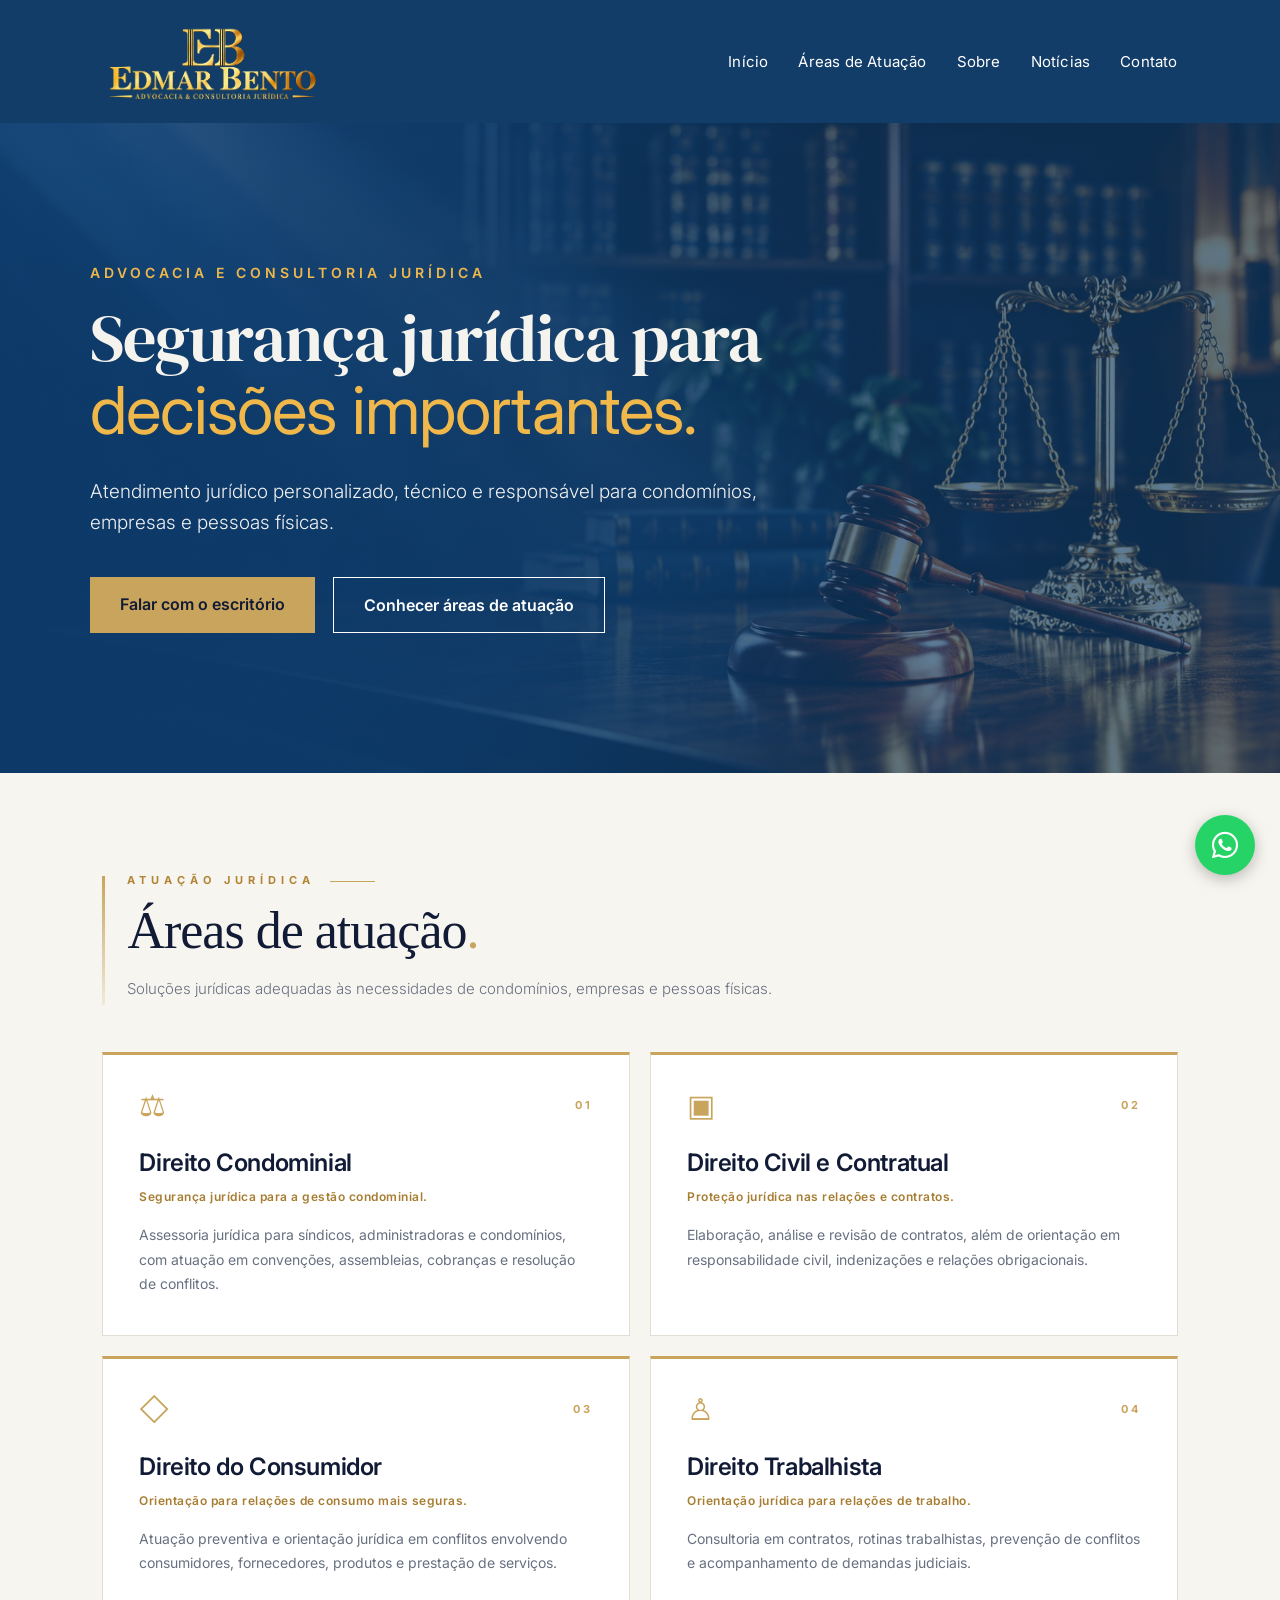
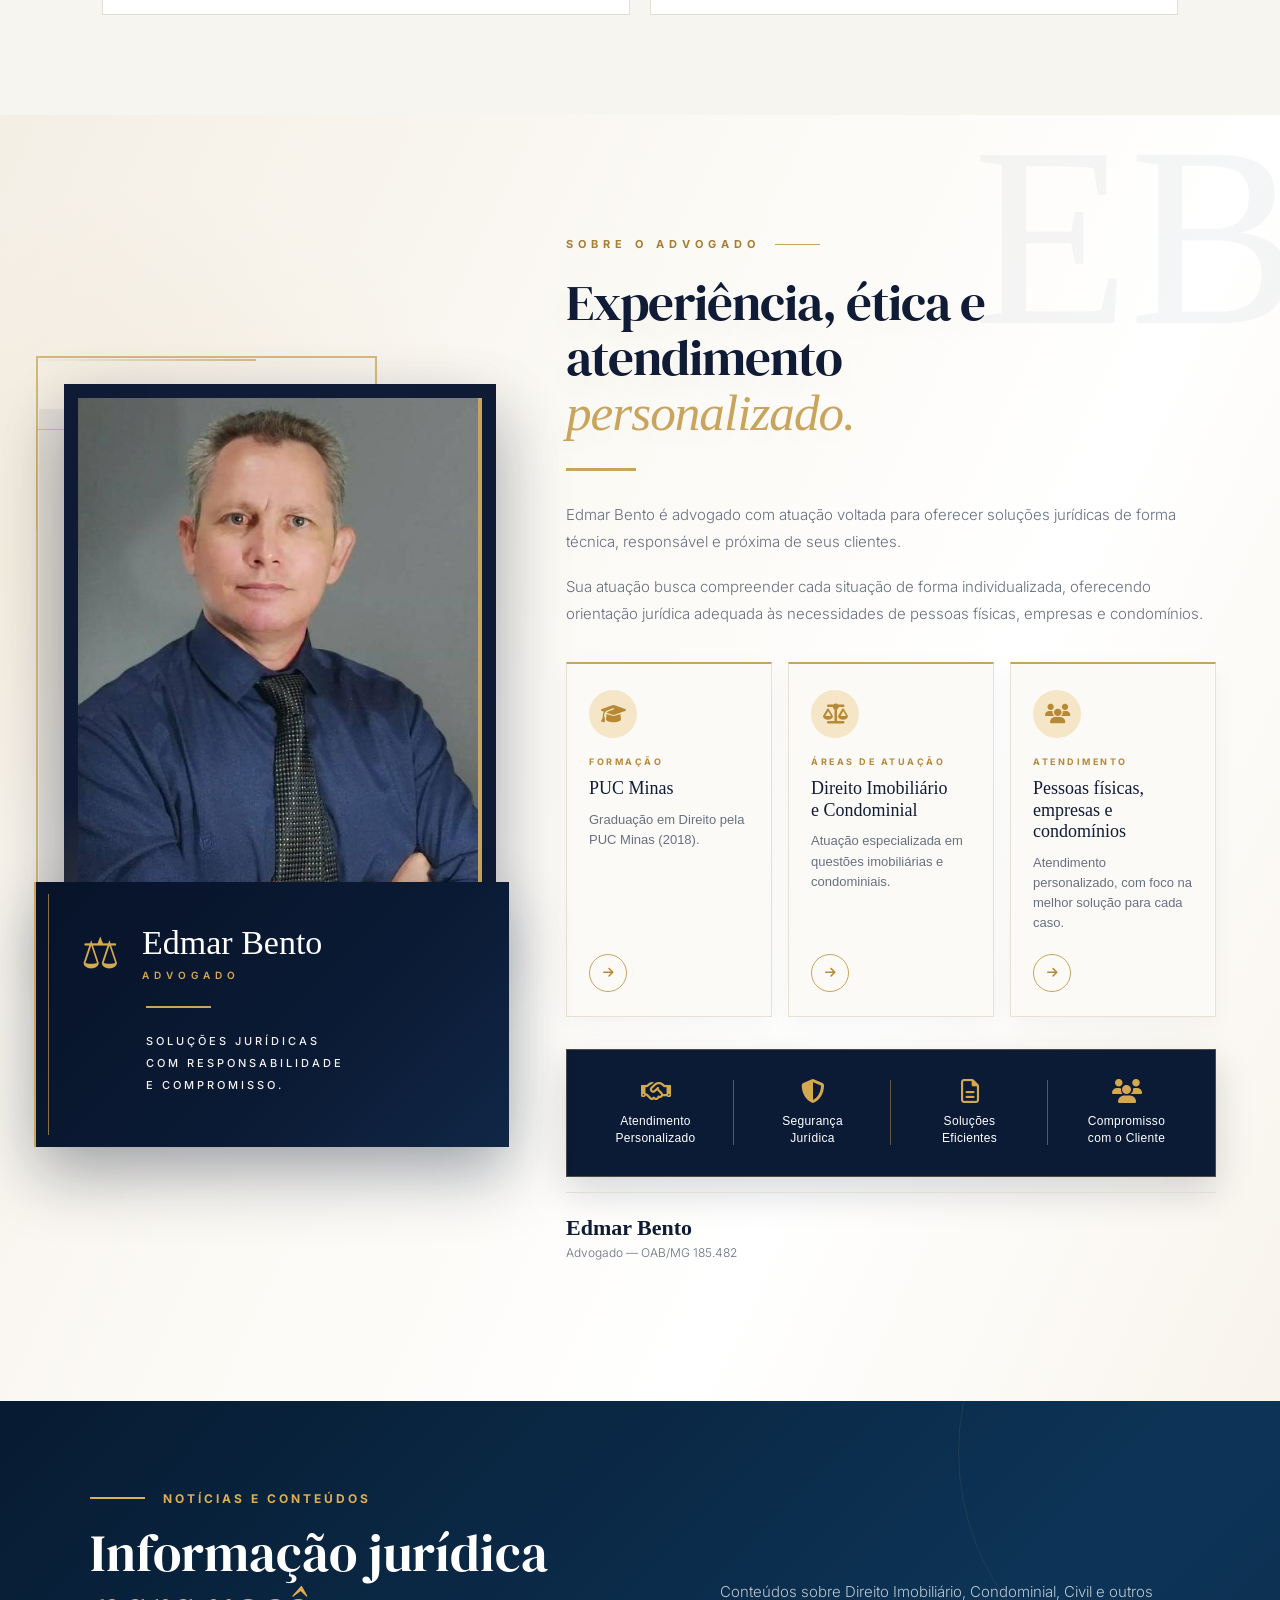
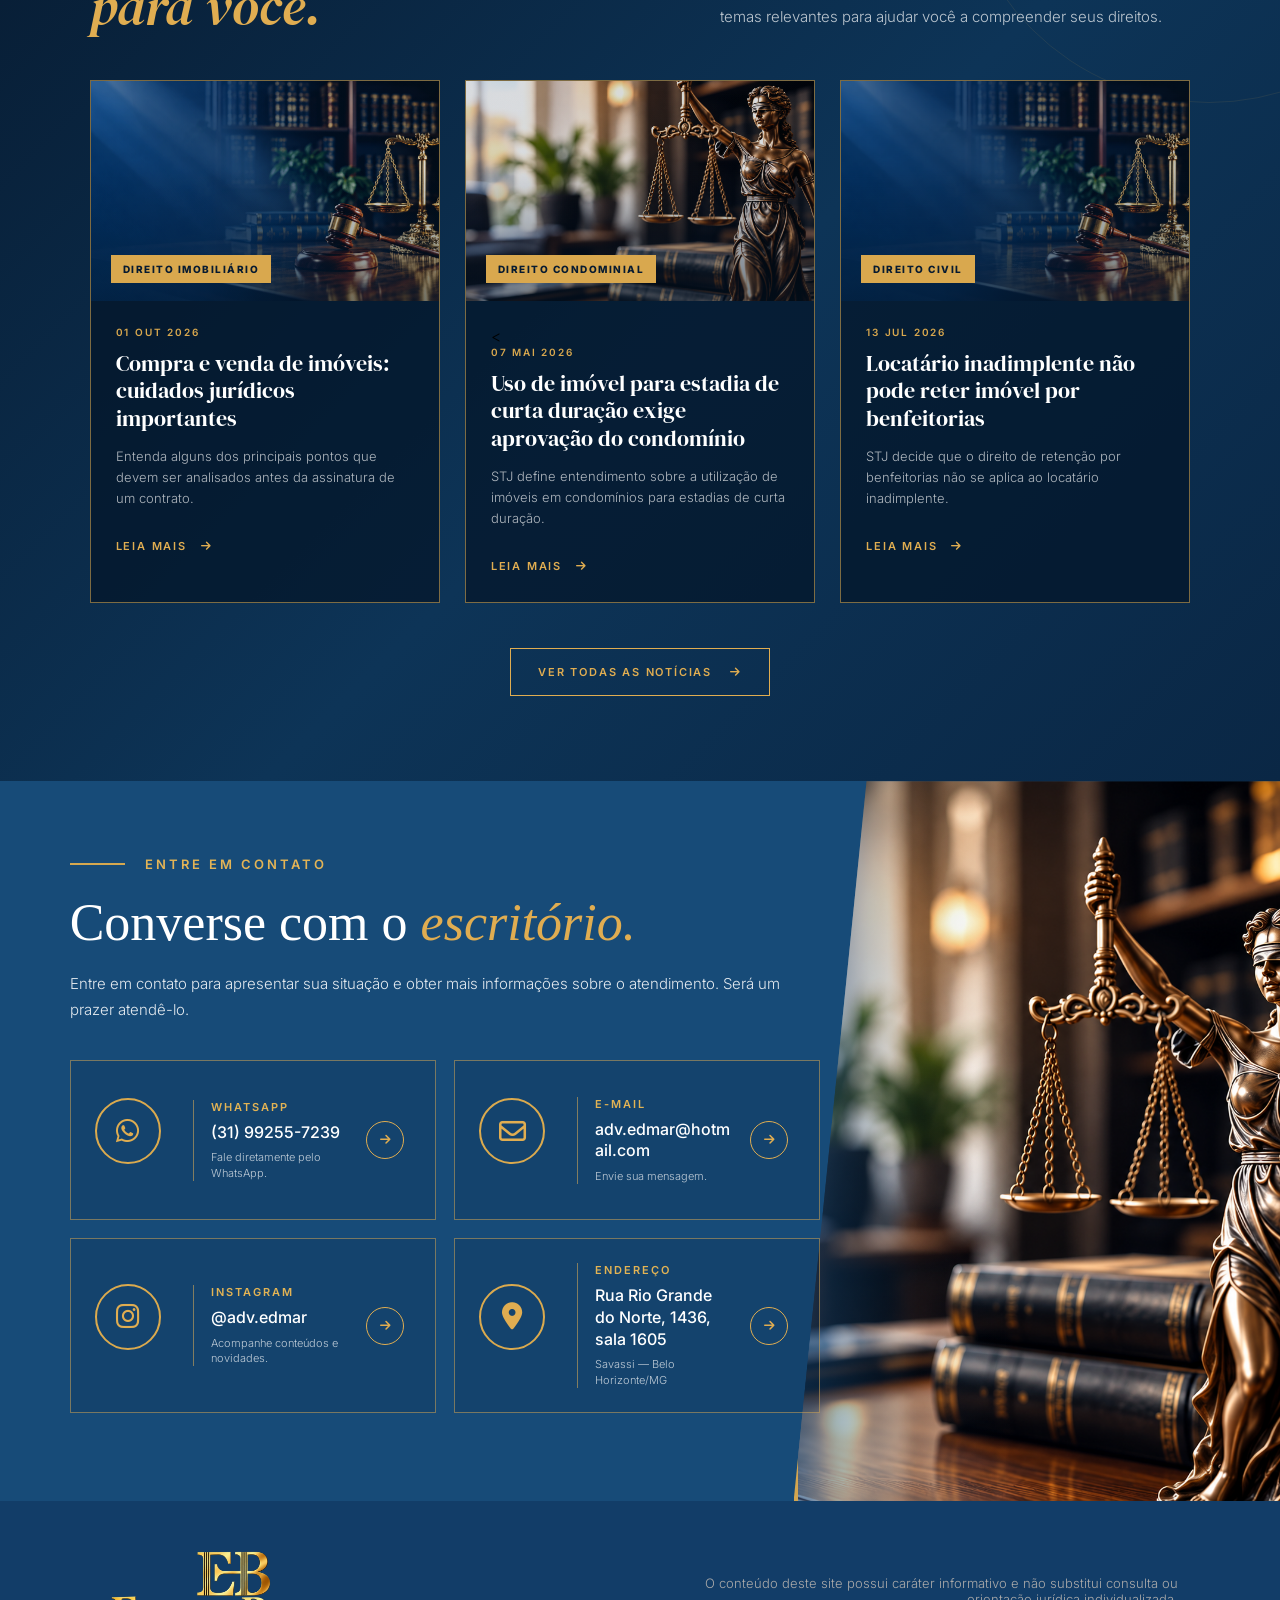
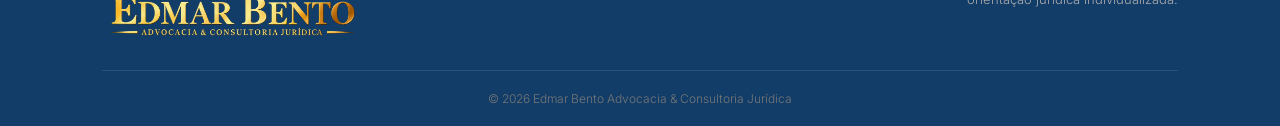
<file: index.html>
<!DOCTYPE html>
<html lang="pt-BR">

<head>
    <meta charset="UTF-8">
    <meta name="viewport" content="width=device-width, initial-scale=1.0">

    <title>Edmar Bento | Advocacia & Consultoria Jurídica</title>
<link rel="preconnect" href="https://fonts.googleapis.com">

<link rel="preconnect" href="https://fonts.gstatic.com" crossorigin>

<link href="https://fonts.googleapis.com/css2?family=DM+Serif+Display&family=Inter:wght@300;400;500;600;700&display=swap"
      rel="stylesheet">
<link rel="stylesheet" href="style.css">
<link rel="stylesheet"
      href="https://cdnjs.cloudflare.com/ajax/libs/font-awesome/6.5.2/css/all.min.css">
</head>

<body>
<header>

   <a href="#inicio" class="logo">
    <img src="imagens/logo-transparente.png"
         alt="Edmar Bento Advocacia e Consultoria Jurídica">
</a>

    <button class="menu-mobile" id="menu-mobile">
    ☰
</button>

    <nav>
    <a href="#inicio">Início</a>
    <a href="#atuacao">Áreas de Atuação</a>
    <a href="#sobre">Sobre</a>
    <a href="#noticias">Notícias</a>
    <a href="#contato">Contato</a>
</nav>

</header>
<main>

    <section class="hero" id="inicio">

        <div class="hero-conteudo">
           

            <p class="destaque">ADVOCACIA E CONSULTORIA JURÍDICA</p>

            <h2>
                Segurança jurídica para
                <span>decisões importantes.</span>
            </h2>

            <p class="descricao">
                Atendimento jurídico personalizado, técnico e responsável
                para condomínios, empresas e pessoas físicas.
            </p>

            <div class="hero-botoes">
                <a href="https://wa.me/553192557239?text=Ol%C3%A1%2C%20Dr.%20Edmar!%20Encontrei%20seu%20contato%20atrav%C3%A9s%20do%20site%20e%20gostaria%20de%20mais%20informa%C3%A7%C3%B5es%20sobre%20atendimento%20jur%C3%ADdico."
   class="botao principal"
   target="_blank"
   rel="noopener noreferrer">
    Falar com o escritório
</a>

                <a href="#atuacao" class="botao secundario">
                    Conhecer áreas de atuação
                </a>
            </div>

        </div>

     

    </section>
    <section class="atuacao" id="atuacao">

    <div class="titulo-secao">
        <p>ATUAÇÃO JURÍDICA</p>
        <h2>Áreas de atuação</h2>

        <span>
            Soluções jurídicas adequadas às necessidades de condomínios,
            empresas e pessoas físicas.
        </span>
    </div>

    <div class="cards">

        <div class="card">

    <div class="card-topo">
        <span class="card-icone">⚖</span>
        <span class="card-numero">01</span>
    </div>

    <h3>Direito Condominial</h3>

    <h4>Segurança jurídica para a gestão condominial.</h4>

    <p>
        Assessoria jurídica para síndicos, administradoras e condomínios,
        com atuação em convenções, assembleias, cobranças e resolução de conflitos.
    </p>

</div>


<div class="card">

    <div class="card-topo">
        <span class="card-icone">▣</span>
        <span class="card-numero">02</span>
    </div>

    <h3>Direito Civil e Contratual</h3>

    <h4>Proteção jurídica nas relações e contratos.</h4>

    <p>
        Elaboração, análise e revisão de contratos, além de orientação em
        responsabilidade civil, indenizações e relações obrigacionais.
    </p>

</div>


<div class="card">

    <div class="card-topo">
        <span class="card-icone">◇</span>
        <span class="card-numero">03</span>
    </div>

    <h3>Direito do Consumidor</h3>

    <h4>Orientação para relações de consumo mais seguras.</h4>

    <p>
        Atuação preventiva e orientação jurídica em conflitos envolvendo
        consumidores, fornecedores, produtos e prestação de serviços.
    </p>

</div>


<div class="card">

    <div class="card-topo">
        <span class="card-icone">♙</span>
        <span class="card-numero">04</span>
    </div>

    <h3>Direito Trabalhista</h3>

    <h4>Orientação jurídica para relações de trabalho.</h4>

    <p>
    Consultoria em contratos, rotinas trabalhistas, prevenção de conflitos
    e acompanhamento de demandas judiciais.
</p>

</div>

</div> <!-- ESSA É A DIV QUE ESTAVA FALTANDO: fecha .cards -->

</section>

<section class="sobre" id="sobre">

    <!-- LADO ESQUERDO -->
    <div class="sobre-foto">

        <div class="foto-quadro">
            <img src="imagens/edmar.jfif"
                 alt="Edmar Bento"
                 class="foto-edmar">
        </div>

        <div class="edmar-card-premium">

            <div class="edmar-card-topo">
                <span class="edmar-card-balanca">⚖</span>

                <div>
                    <strong>Edmar Bento</strong>
                    <span>ADVOGADO</span>
                </div>
            </div>

            <div class="edmar-card-linha"></div>

            <p>
                SOLUÇÕES JURÍDICAS<br>
                COM RESPONSABILIDADE<br>
                E COMPROMISSO.
            </p>

        </div>

    </div>
    <!-- FIM LADO ESQUERDO -->


    <!-- LADO DIREITO -->
    <div class="sobre-conteudo">

        <p class="sobre-destaque">SOBRE O ADVOGADO</p>

        <h2>
            Experiência, ética e<br>
            atendimento
            <em>personalizado.</em>
        </h2>

        <div class="titulo-linha"></div>

        <p class="sobre-texto">
            Edmar Bento é advogado com atuação voltada para oferecer
            soluções jurídicas de forma técnica, responsável e próxima
            de seus clientes.
        </p>

        <p class="sobre-texto">
            Sua atuação busca compreender cada situação de forma individualizada,
            oferecendo orientação jurídica adequada às necessidades de pessoas
            físicas, empresas e condomínios.
        </p>

        <div class="sobre-destaques">

    <!-- FORMAÇÃO -->
    <div class="destaque-item">

        <div class="destaque-icone">
            <i class="fa-solid fa-graduation-cap"></i>
        </div>

        <span>FORMAÇÃO</span>

        <strong>PUC Minas</strong>

        <p>
            Graduação em Direito
            pela PUC Minas (2018).
        </p>

        <div class="destaque-seta">
            <i class="fa-solid fa-arrow-right"></i>
        </div>

    </div>


    <!-- ÁREA DE ATUAÇÃO -->
    <div class="destaque-item">

        <div class="destaque-icone">
            <i class="fa-solid fa-scale-balanced"></i>
        </div>

        <span>ÁREAS DE ATUAÇÃO</span>

        <strong>
            Direito Imobiliário<br>
            e Condominial
        </strong>

        <p>
            Atuação especializada em
            questões imobiliárias e
            condominiais.
        </p>

        <div class="destaque-seta">
            <i class="fa-solid fa-arrow-right"></i>
        </div>

    </div>


    <!-- ATENDIMENTO -->
    <div class="destaque-item">

        <div class="destaque-icone">
            <i class="fa-solid fa-users"></i>
        </div>

        <span>ATENDIMENTO</span>

        <strong>
            Pessoas físicas,<br>
            empresas e condomínios
        </strong>

        <p>
            Atendimento personalizado,
            com foco na melhor solução
            para cada caso.
        </p>

        <div class="destaque-seta">
            <i class="fa-solid fa-arrow-right"></i>
        </div>

    </div>

</div>

        <!-- FAIXA DE DIFERENCIAIS -->

<div class="faixa-diferenciais">

    <div class="diferencial-item">
        <i class="fa-regular fa-handshake"></i>

        <span>
            Atendimento<br>
            Personalizado
        </span>
    </div>


    <div class="diferencial-item">
        <i class="fa-solid fa-shield-halved"></i>

        <span>
            Segurança<br>
            Jurídica
        </span>
    </div>


    <div class="diferencial-item">
        <i class="fa-regular fa-file-lines"></i>

        <span>
            Soluções<br>
            Eficientes
        </span>
    </div>


    <div class="diferencial-item">
        <i class="fa-solid fa-users"></i>

        <span>
            Compromisso<br>
            com o Cliente
        </span>
    </div>

</div>

        <div class="oab">
            <strong>Edmar Bento</strong>
            <span>Advogado — OAB/MG 185.482</span>
        </div>

    </div>
    <!-- FIM LADO DIREITO -->

</section>


<!-- ==========================================
     NOTÍCIAS E CONTEÚDOS
========================================== -->

<section class="noticias" id="noticias">

    <div class="noticias-container">

        <!-- CABEÇALHO -->
        <div class="noticias-cabecalho">

            <div class="noticias-titulo">

                <div class="noticias-label">
                    <span class="noticias-linha"></span>
                    <span>NOTÍCIAS E CONTEÚDOS</span>
                </div>

                <h2>
                    Informação jurídica<br>
                    <em>para você.</em>
                </h2>

            </div>

            <p class="noticias-intro">
                Conteúdos sobre Direito Imobiliário, Condominial,
                Civil e outros temas relevantes para ajudar você
                a compreender seus direitos.
            </p>

        </div>


        <!-- CARDS DAS NOTÍCIAS -->
        <div class="noticias-grid">


            <!-- NOTÍCIA 01 -->
            <article class="noticia-card">

                <div class="noticia-imagem noticia-imagem-1">

                    <span class="noticia-categoria">
                        DIREITO IMOBILIÁRIO
                    </span>

                </div>

                <div class="noticia-conteudo">

                    <span class="noticia-data">
                        01 OUT 2026
                    </span>

                    <h3>
                        Compra e venda de imóveis:
                        cuidados jurídicos importantes
                    </h3>

                    <p>
                        Entenda alguns dos principais pontos que devem
                        ser analisados antes da assinatura de um contrato.
                    </p>

                   <a href="https://www.stj.jus.br/sites/portalp/Paginas/Comunicacao/Noticias/2026/17092026-Airbnb-afetacao-de-repetitivo-sobre-locacao-de-curta-temporada-em-condominios-suspende-processos-em-todo-o-pais.aspx"
   target="_blank"
   rel="noopener noreferrer"
   class="noticia-link">

    LEIA MAIS
    <i class="fa-solid fa-arrow-right"></i>

</a>

                </div>

            </article>


            <!-- NOTÍCIA 02 -->
            <article class="noticia-card">

                <div class="noticia-imagem noticia-imagem-2">

                    <span class="noticia-categoria">
                        DIREITO CONDOMINIAL
                    </span>

                </div>

                <div class="noticia-conteudo">

                    <<span class="noticia-data">
    07 MAI 2026
</span>

<h3>
    Uso de imóvel para estadia de curta duração exige aprovação do condomínio
</h3>

<p>
    STJ define entendimento sobre a utilização de imóveis em condomínios
    para estadias de curta duração.
</p>

<a href="https://www.stj.jus.br/sites/portalp/paginas/comunicacao/noticias/2026/07052026-oferta-de-imovel-em-plataformas-como-airbnb-exige-aprovacao-do-condominio--define-segunda-secao.aspx"
   target="_blank"
   rel="noopener noreferrer"
   class="noticia-link">

    LEIA MAIS
    <i class="fa-solid fa-arrow-right"></i>
</a>

                </div>

            </article>


            <!-- NOTÍCIA 03 -->
            <article class="noticia-card">

                <div class="noticia-imagem noticia-imagem-3">

                    <span class="noticia-categoria">
                        DIREITO CIVIL
                    </span>

                </div>

                <div class="noticia-conteudo">

                    <span class="noticia-data">
    13 JUL 2026
</span>

<h3>
    Locatário inadimplente não pode reter imóvel por benfeitorias
</h3>

<p>
    STJ decide que o direito de retenção por benfeitorias
    não se aplica ao locatário inadimplente.
</p>

<a href="https://www.stj.jus.br/sites/portalp/Paginas/Comunicacao/Noticias/2026/13072026-Direito-de-retencao-por-benfeitorias-nao-se-aplica-a-locatario-inadimplente--decide-Terceira-Turma.aspx"
   target="_blank"
   rel="noopener noreferrer"
   class="noticia-link">

    LEIA MAIS
    <i class="fa-solid fa-arrow-right"></i>
</a>

                </div>

            </article>

        </div>


        <!-- BOTÃO TODAS AS NOTÍCIAS -->
        <div class="noticias-rodape">

            <a href="noticias.html" class="botao-todas-noticias">

                VER TODAS AS NOTÍCIAS

                <i class="fa-solid fa-arrow-right"></i>

            </a>

        </div>

    </div>

</section>

<section class="contato" id="contato">

    <!-- LADO ESQUERDO -->
    <div class="contato-conteudo">

        <div class="contato-topo">
            <span class="contato-linha"></span>
            <span class="contato-label">ENTRE EM CONTATO</span>
        </div>

        <h2>
            Converse com o <em>escritório.</em>
        </h2>

        <p class="contato-intro">
            Entre em contato para apresentar sua situação e obter mais
            informações sobre o atendimento. Será um prazer atendê-lo.
        </p>

    
<!-- CARDS DE CONTATO -->
<div class="contato-grid">

    <!-- WHATSAPP -->
    <a href="https://wa.me/5531992557239"
       target="_blank"
       rel="noopener noreferrer"
       class="contato-card">

        <div class="contato-icone">
            <i class="fa-brands fa-whatsapp"></i>
        </div>

        <div class="contato-info">
            <span>WHATSAPP</span>
            <strong>(31) 99255-7239</strong>
            <p>Fale diretamente pelo WhatsApp.</p>
        </div>

        <div class="contato-seta">
            <i class="fa-solid fa-arrow-right"></i>
        </div>

    </a>


    <!-- E-MAIL -->
    <a href="mailto:adv.edmar@hotmail.com?subject=Contato%20pelo%20site"
       class="contato-card">

        <div class="contato-icone">
            <i class="fa-regular fa-envelope"></i>
        </div>

        <div class="contato-info">
            <span>E-MAIL</span>
            <strong>adv.edmar@hotmail.com</strong>
            <p>Envie sua mensagem.</p>
        </div>

        <div class="contato-seta">
            <i class="fa-solid fa-arrow-right"></i>
        </div>

    </a>


    <!-- INSTAGRAM -->
    <a href="https://www.instagram.com/adv.edmar?utm_source=ig_web_button_share_sheet&amp;stkn=ZDNlZDc0MzIxNw=="
       target="_blank"
       rel="noopener noreferrer"
       class="contato-card">

        <div class="contato-icone">
            <i class="fa-brands fa-instagram"></i>
        </div>

        <div class="contato-info">
            <span>INSTAGRAM</span>
            <strong>@adv.edmar</strong>
            <p>Acompanhe conteúdos e novidades.</p>
        </div>

        <div class="contato-seta">
            <i class="fa-solid fa-arrow-right"></i>
        </div>

    </a>


    <!-- ENDEREÇO / GOOGLE MAPS -->
    <a href="https://www.google.com/maps/search/?api=1&amp;query=Rua+Rio+Grande+do+Norte+1436+Sala+1605+Savassi+Belo+Horizonte+MG"
       target="_blank"
       rel="noopener noreferrer"
       class="contato-card">

        <div class="contato-icone">
            <i class="fa-solid fa-location-dot"></i>
        </div>

        <div class="contato-info">
            <span>ENDEREÇO</span>

            <strong>
                Rua Rio Grande do Norte, 1436,<br>
                sala 1605
            </strong>

            <p>
                Savassi — Belo Horizonte/MG
            </p>
        </div>

        <div class="contato-seta">
            <i class="fa-solid fa-arrow-right"></i>
        </div>

    </a>

</div>

    </div>


    <!-- LADO DIREITO - IMAGEM DA JUSTIÇA -->
    <div class="contato-imagem">

        <img
            src="imagens/justica-contato.png"
            alt="Símbolo da Justiça"
        >

    </div>

</section>

</main>

<footer>

    <div class="rodape-conteudo">

    <div class="rodape-logo">
        <img src="imagens/logo-transparente.png"
             alt="Edmar Bento Advocacia & Consultoria Jurídica">
    </div>

    <p class="aviso">
        O conteúdo deste site possui caráter informativo e não substitui
        consulta ou orientação jurídica individualizada.
    </p>

</div>

    <div class="copyright">
        © 2026 Edmar Bento Advocacia & Consultoria Jurídica
    </div>

    <a href="https://wa.me/553192557239?text=Ol%C3%A1%2C%20Dr.%20Edmar!%20Encontrei%20seu%20contato%20atrav%C3%A9s%20do%20site%20e%20gostaria%20de%20mais%20informa%C3%A7%C3%B5es%20sobre%20atendimento%20jur%C3%ADdico."
   class="whatsapp-flutuante"
   target="_blank"
   rel="noopener noreferrer"
   aria-label="Falar com o escritório pelo WhatsApp">

   <i class="fa-brands fa-whatsapp"></i>

</a>

</footer>
    <script src="script.js"></script>
</body>

</html>
</file>
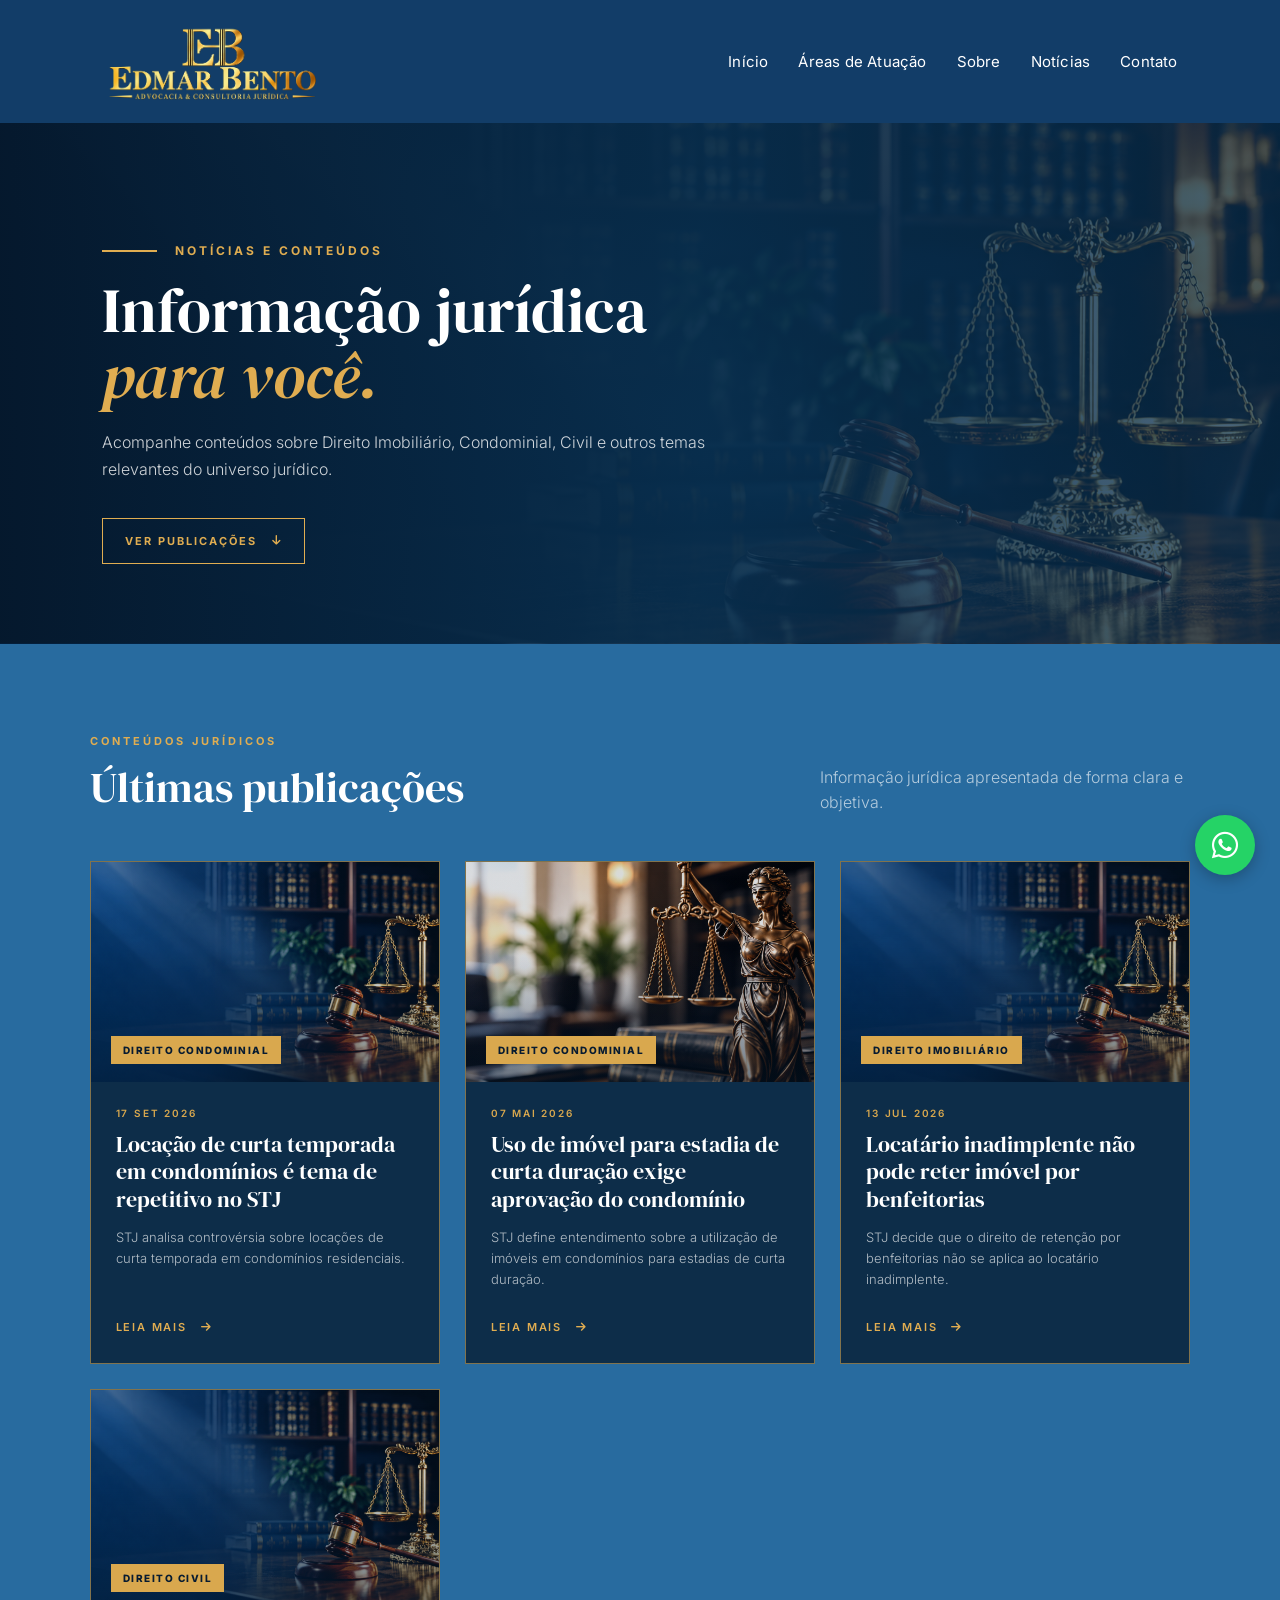
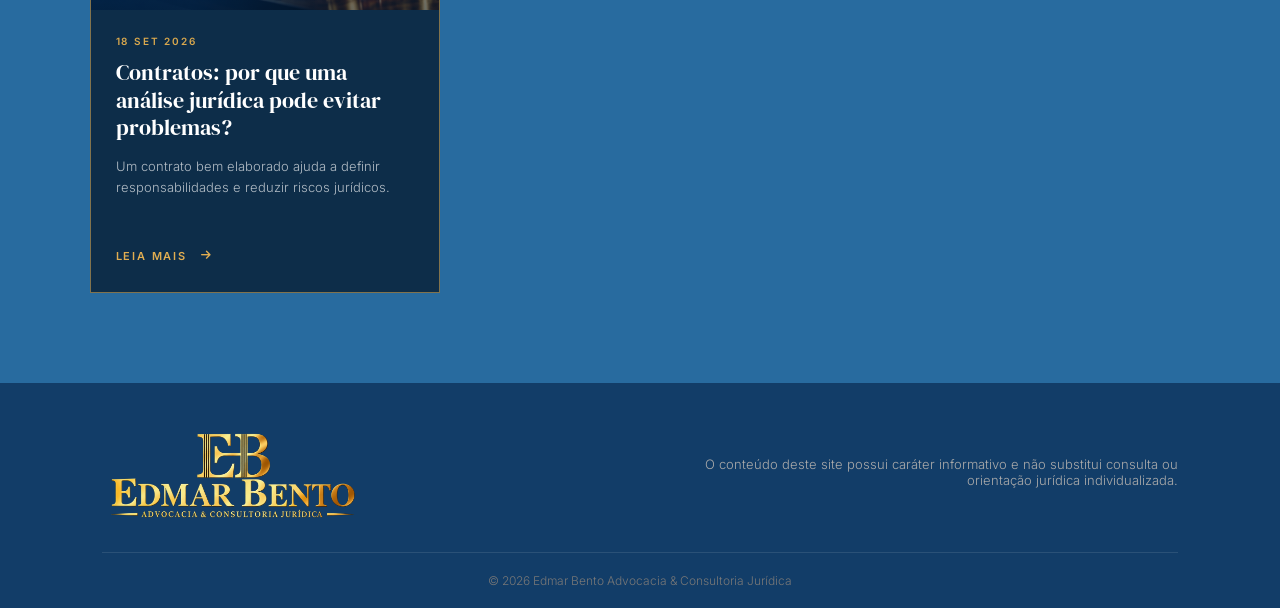
<file: noticias.html>
<!DOCTYPE html>
<html lang="pt-BR">

<head>
    <meta charset="UTF-8">
    <meta name="viewport" content="width=device-width, initial-scale=1.0">

    <title>Notícias | Edmar Bento Advocacia</title>

    <link rel="preconnect" href="https://fonts.googleapis.com">
    <link rel="preconnect" href="https://fonts.gstatic.com" crossorigin>

    <link href="https://fonts.googleapis.com/css2?family=DM+Serif+Display&family=Inter:wght@300;400;500;600;700&display=swap"
      rel="stylesheet">

    <link rel="stylesheet" href="style.css">

    <link rel="stylesheet"
          href="https://cdnjs.cloudflare.com/ajax/libs/font-awesome/6.5.2/css/all.min.css">
</head>


<body>


<!-- ==========================================
     CABEÇALHO
========================================== -->

<header>

    <a href="index.html#inicio" class="logo">
        <img src="imagens/logo-transparente.png"
             alt="Edmar Bento Advocacia e Consultoria Jurídica">
    </a>

    <button class="menu-mobile" id="menu-mobile">
        ☰
    </button>

    <nav>
        <a href="index.html#inicio">Início</a>

        <a href="index.html#atuacao">
            Áreas de Atuação
        </a>

        <a href="index.html#sobre">
            Sobre
        </a>

        <a href="noticias.html">
            Notícias
        </a>

        <a href="index.html#contato">
            Contato
        </a>
    </nav>

</header>


<main>


<!-- ==========================================
     TOPO DA PÁGINA
========================================== -->

<section class="pagina-noticias-topo">

    <div class="pagina-noticias-topo-conteudo">

        <div class="noticias-label">

            <span class="noticias-linha"></span>

            <span>
                NOTÍCIAS E CONTEÚDOS
            </span>

        </div>


        <h1>
            Informação jurídica
            <em>para você.</em>
        </h1>


        <p>
            Acompanhe conteúdos sobre Direito Imobiliário,
            Condominial, Civil e outros temas relevantes
            do universo jurídico.
        </p>


        <a href="#todas-noticias"
           class="pagina-noticias-descer">

            VER PUBLICAÇÕES

            <i class="fa-solid fa-arrow-down"></i>

        </a>

    </div>

</section>



<!-- ==========================================
     TODAS AS NOTÍCIAS
========================================== -->

<section class="pagina-noticias-lista"
         id="todas-noticias">

    <div class="pagina-noticias-container">


        <div class="pagina-noticias-cabecalho">

            <div>

                <span>
                    CONTEÚDOS JURÍDICOS
                </span>

                <h2>
                    Últimas publicações
                </h2>

            </div>


            <p>
                Informação jurídica apresentada de forma
                clara e objetiva.
            </p>

        </div>



        <div class="noticias-grid">


           <!-- ======================
     NOTÍCIA 01
======================= -->

<article class="noticia-card">

    <div class="noticia-imagem noticia-imagem-1">
        <span class="noticia-categoria">
            DIREITO CONDOMINIAL
        </span>
    </div>

    <div class="noticia-conteudo">

        <span class="noticia-data">
            17 SET 2026
        </span>

        <h3>
            Locação de curta temporada em condomínios
            é tema de repetitivo no STJ
        </h3>

        <p>
            STJ analisa controvérsia sobre locações de curta
            temporada em condomínios residenciais.
        </p>

        <a href="https://www.stj.jus.br/sites/portalp/Paginas/Comunicacao/Noticias/2026/17092026-Airbnb-afetacao-de-repetitivo-sobre-locacao-de-curta-temporada-em-condominios-suspende-processos-em-todo-o-pais.aspx"
           target="_blank"
           rel="noopener noreferrer"
           class="noticia-link">

            LEIA MAIS
            <i class="fa-solid fa-arrow-right"></i>

        </a>

    </div>

</article>


<!-- ======================
     NOTÍCIA 02
======================= -->

<article class="noticia-card">

    <div class="noticia-imagem noticia-imagem-2">
        <span class="noticia-categoria">
            DIREITO CONDOMINIAL
        </span>
    </div>

    <div class="noticia-conteudo">

        <span class="noticia-data">
            07 MAI 2026
        </span>

        <h3>
            Uso de imóvel para estadia de curta duração
            exige aprovação do condomínio
        </h3>

        <p>
            STJ define entendimento sobre a utilização de imóveis
            em condomínios para estadias de curta duração.
        </p>

        <a href="https://www.stj.jus.br/sites/portalp/paginas/comunicacao/noticias/2026/07052026-oferta-de-imovel-em-plataformas-como-airbnb-exige-aprovacao-do-condominio--define-segunda-secao.aspx"
           target="_blank"
           rel="noopener noreferrer"
           class="noticia-link">

            LEIA MAIS
            <i class="fa-solid fa-arrow-right"></i>

        </a>

    </div>

</article>


<!-- ======================
     NOTÍCIA 03
======================= -->

<article class="noticia-card">

    <div class="noticia-imagem noticia-imagem-3">
        <span class="noticia-categoria">
            DIREITO IMOBILIÁRIO
        </span>
    </div>

    <div class="noticia-conteudo">

        <span class="noticia-data">
            13 JUL 2026
        </span>

        <h3>
            Locatário inadimplente não pode reter
            imóvel por benfeitorias
        </h3>

        <p>
            STJ decide que o direito de retenção por benfeitorias
            não se aplica ao locatário inadimplente.
        </p>

        <a href="https://www.stj.jus.br/sites/portalp/Paginas/Comunicacao/Noticias/2026/13072026-Direito-de-retencao-por-benfeitorias-nao-se-aplica-a-locatario-inadimplente--decide-Terceira-Turma.aspx"
           target="_blank"
           rel="noopener noreferrer"
           class="noticia-link">

            LEIA MAIS
            <i class="fa-solid fa-arrow-right"></i>

        </a>

    </div>

</article>



            <!-- ======================
                 NOTÍCIA 03
            ======================= -->

            <article class="noticia-card">

                <div class="noticia-imagem noticia-imagem-3">

                    <span class="noticia-categoria">
                        DIREITO CIVIL
                    </span>

                </div>


                <div class="noticia-conteudo">

                    <span class="noticia-data">
                        18 SET 2026
                    </span>


                    <h3>
                        Contratos: por que uma análise jurídica
                        pode evitar problemas?
                    </h3>


                    <p>
                        Um contrato bem elaborado ajuda a definir
                        responsabilidades e reduzir riscos jurídicos.
                    </p>


                    <a href="noticia-contratos.html"
                       class="noticia-link">

                        LEIA MAIS

                        <i class="fa-solid fa-arrow-right"></i>

                    </a>

                </div>

            </article>


        </div>

    </div>

</section>


</main>



<!-- ==========================================
     RODAPÉ
========================================== -->

<footer>

    <div class="rodape-conteudo">


        <div class="rodape-logo">

            <img src="imagens/logo-transparente.png"
                 alt="Edmar Bento Advocacia & Consultoria Jurídica">

        </div>


        <p class="aviso">

            O conteúdo deste site possui caráter informativo
            e não substitui consulta ou orientação jurídica
            individualizada.

        </p>


    </div>


    <div class="copyright">

        © 2026 Edmar Bento Advocacia & Consultoria Jurídica

    </div>



    <a href="https://wa.me/5531992557239"
       class="whatsapp-flutuante"
       target="_blank"
       rel="noopener noreferrer"
       aria-label="Falar com o escritório pelo WhatsApp">

        <i class="fa-brands fa-whatsapp"></i>

    </a>


</footer>


<script src="script.js"></script>

</body>
</html>
</file>
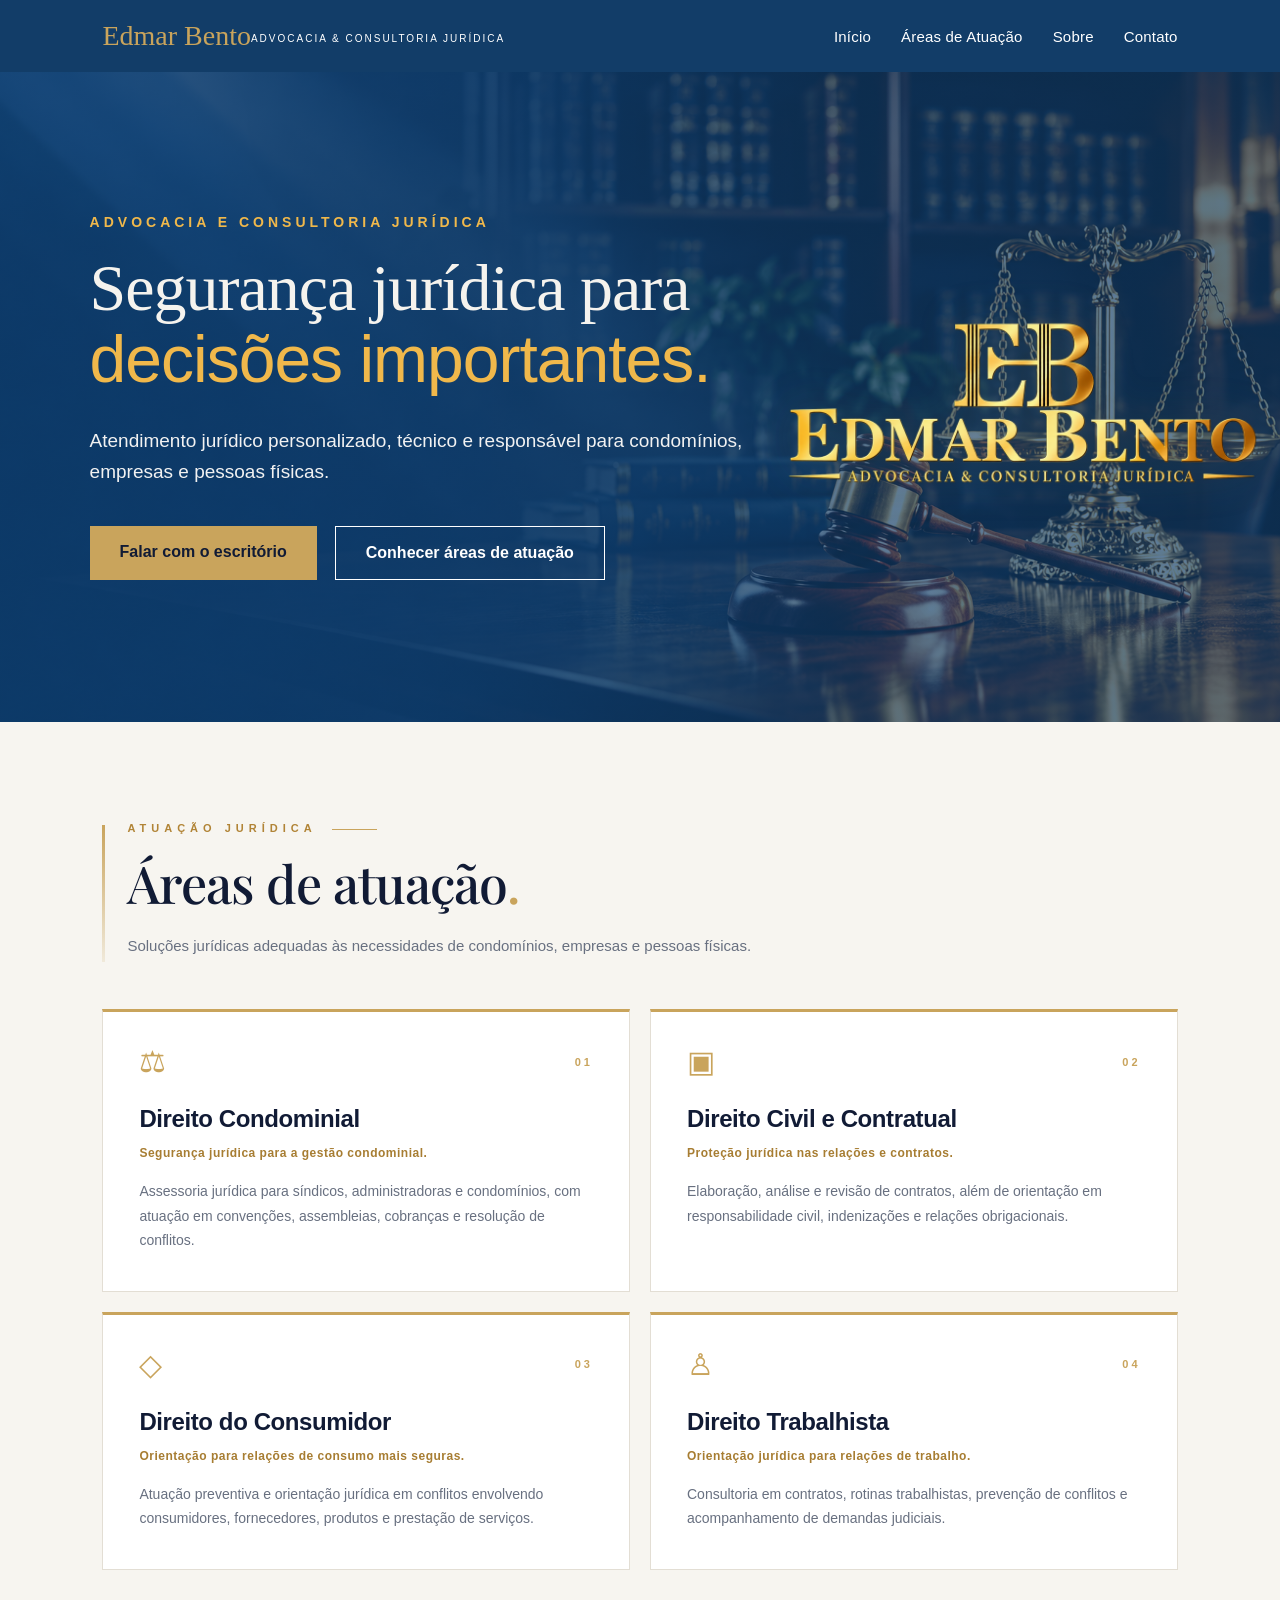
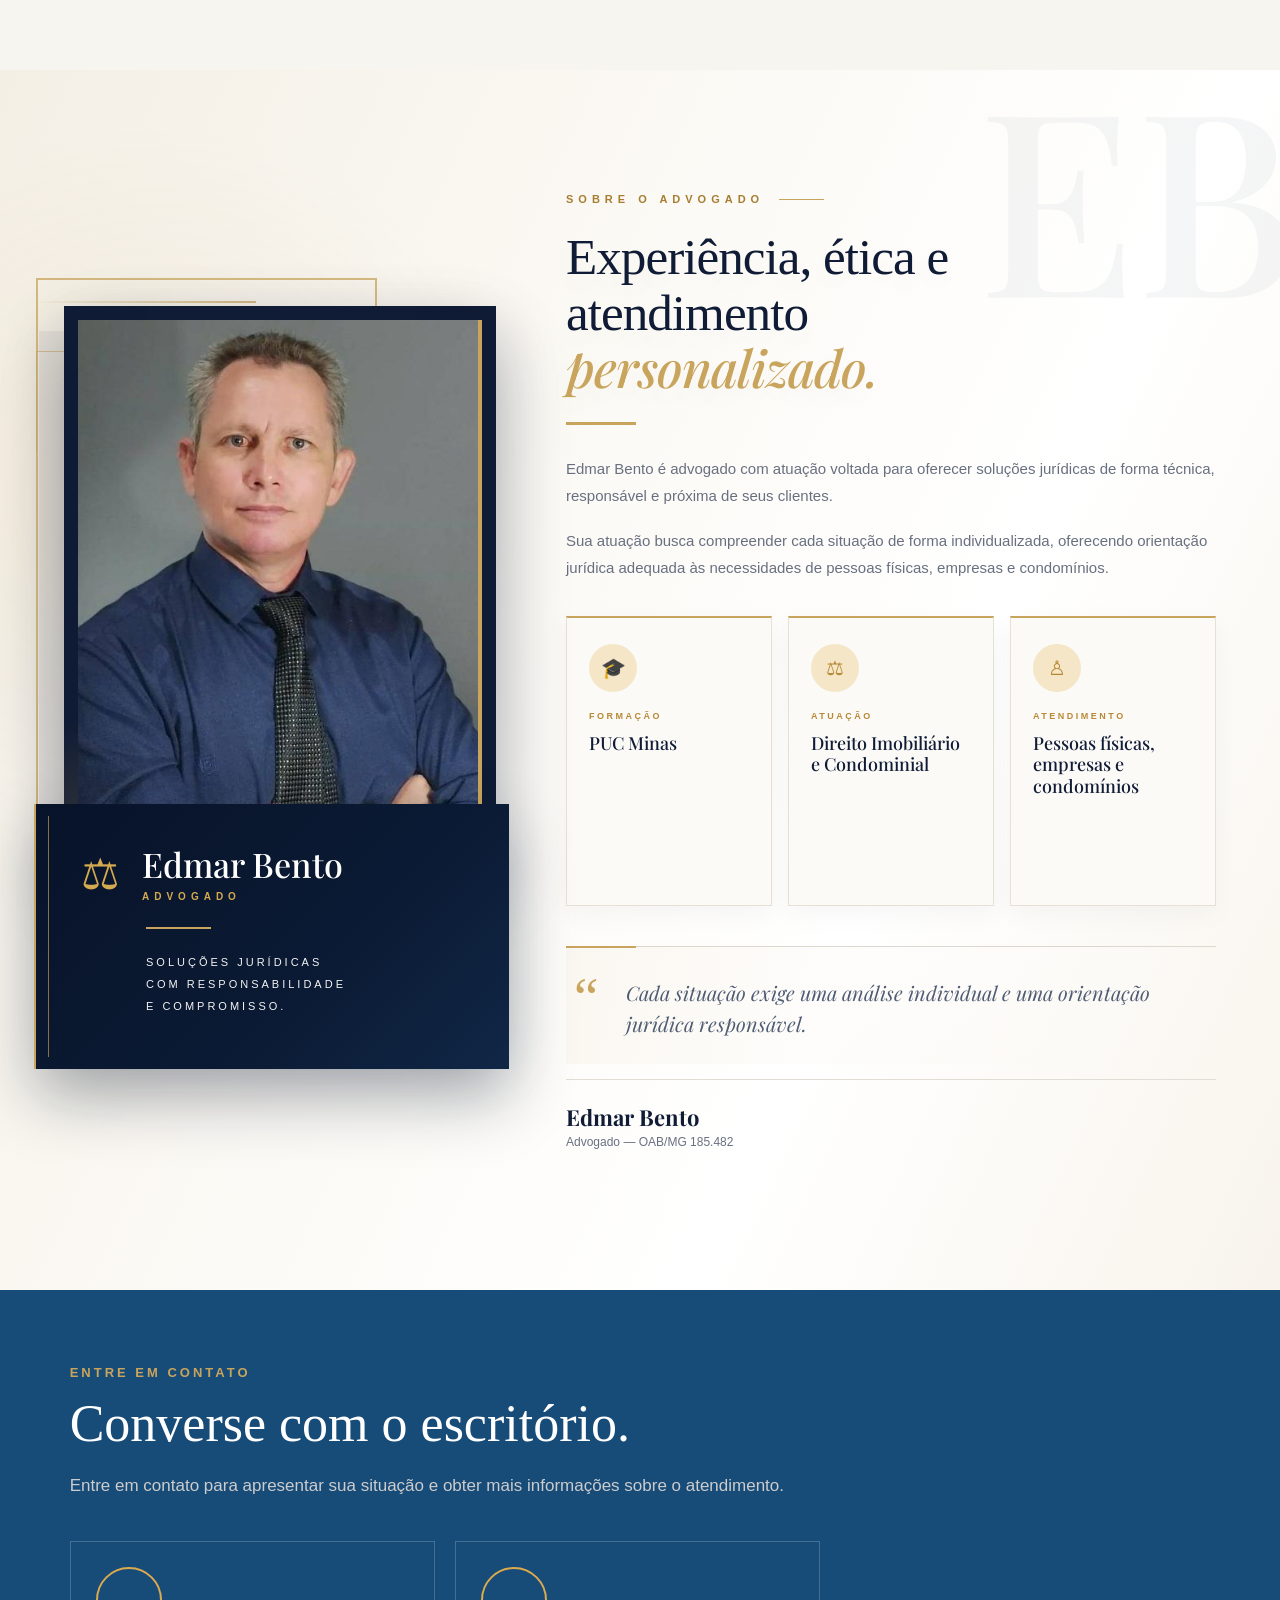
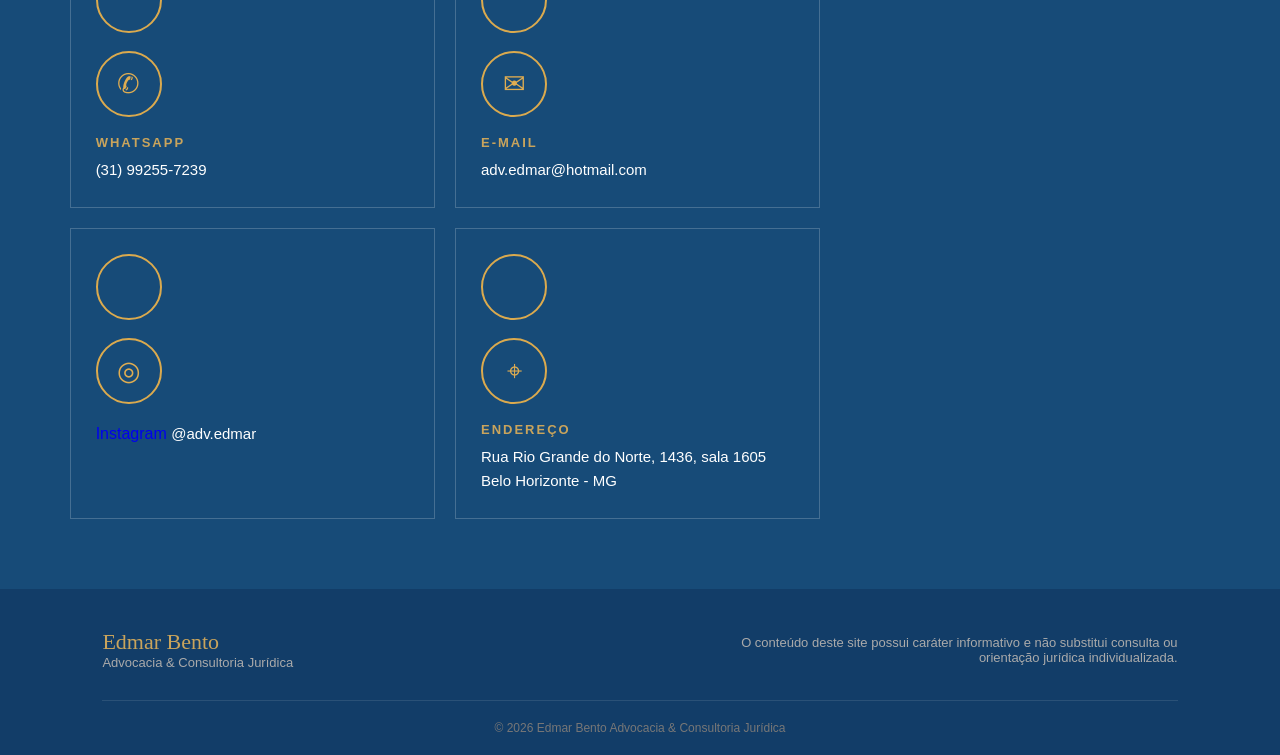
<file: site tio dico.html>
<!DOCTYPE html>
<html lang="pt-BR">

<head>
    <meta charset="UTF-8">
    <meta name="viewport" content="width=device-width, initial-scale=1.0">

    <title>Edmar Bento | Advocacia & Consultoria Jurídica</title>
<link rel="preconnect" href="https://fonts.googleapis.com">

<link rel="preconnect" href="https://fonts.gstatic.com" crossorigin>

<link href="https://fonts.googleapis.com/css2?family=Montserrat:wght@400;500;600;700&family=Playfair+Display:wght@500;600;700&display=swap" rel="stylesheet">

<link rel="stylesheet" href="style.css">
</head>

<body>
<header>

    <div class="logo">
        <h1>Edmar Bento</h1>
        <p>ADVOCACIA & CONSULTORIA JURÍDICA</p>
    </div>

    <button class="menu-mobile" id="menu-mobile">
    ☰
</button>

    <nav>
        <a href="#inicio">Início</a>
        <a href="#atuacao">Áreas de Atuação</a>
        <a href="#sobre">Sobre</a>
        <a href="#contato">Contato</a>
    </nav>

</header>
<main>

    <section class="hero" id="inicio">

        <div class="hero-conteudo">
           

            <p class="destaque">ADVOCACIA E CONSULTORIA JURÍDICA</p>

            <h2>
                Segurança jurídica para
                <span>decisões importantes.</span>
            </h2>

            <p class="descricao">
                Atendimento jurídico personalizado, técnico e responsável
                para condomínios, empresas e pessoas físicas.
            </p>

            <div class="hero-botoes">
                <a href="#contato" class="botao principal">
                    Falar com o escritório
                </a>

                <a href="#atuacao" class="botao secundario">
                    Conhecer áreas de atuação
                </a>
            </div>

        </div>

         <div class="hero-logo">
    <img src="imagens/logo-transparente.png"
         alt="Edmar Bento Advocacia e Consultoria Jurídica">
</div>

    </section>
    <section class="atuacao" id="atuacao">

    <div class="titulo-secao">
        <p>ATUAÇÃO JURÍDICA</p>
        <h2>Áreas de atuação</h2>

        <span>
            Soluções jurídicas adequadas às necessidades de condomínios,
            empresas e pessoas físicas.
        </span>
    </div>

    <div class="cards">

        <div class="card">

    <div class="card-topo">
        <span class="card-icone">⚖</span>
        <span class="card-numero">01</span>
    </div>

    <h3>Direito Condominial</h3>

    <h4>Segurança jurídica para a gestão condominial.</h4>

    <p>
        Assessoria jurídica para síndicos, administradoras e condomínios,
        com atuação em convenções, assembleias, cobranças e resolução de conflitos.
    </p>

</div>


<div class="card">

    <div class="card-topo">
        <span class="card-icone">▣</span>
        <span class="card-numero">02</span>
    </div>

    <h3>Direito Civil e Contratual</h3>

    <h4>Proteção jurídica nas relações e contratos.</h4>

    <p>
        Elaboração, análise e revisão de contratos, além de orientação em
        responsabilidade civil, indenizações e relações obrigacionais.
    </p>

</div>


<div class="card">

    <div class="card-topo">
        <span class="card-icone">◇</span>
        <span class="card-numero">03</span>
    </div>

    <h3>Direito do Consumidor</h3>

    <h4>Orientação para relações de consumo mais seguras.</h4>

    <p>
        Atuação preventiva e orientação jurídica em conflitos envolvendo
        consumidores, fornecedores, produtos e prestação de serviços.
    </p>

</div>


<div class="card">

    <div class="card-topo">
        <span class="card-icone">♙</span>
        <span class="card-numero">04</span>
    </div>

    <h3>Direito Trabalhista</h3>

    <h4>Orientação jurídica para relações de trabalho.</h4>

    <p>
    Consultoria em contratos, rotinas trabalhistas, prevenção de conflitos
    e acompanhamento de demandas judiciais.
</p>

</div>

</div> <!-- ESSA É A DIV QUE ESTAVA FALTANDO: fecha .cards -->

</section>

<section class="sobre" id="sobre">

    <!-- LADO ESQUERDO -->
    <div class="sobre-foto">

        <div class="foto-quadro">
            <img src="imagens/edmar.jfif"
                 alt="Edmar Bento"
                 class="foto-edmar">
        </div>

        <div class="edmar-card-premium">

            <div class="edmar-card-topo">
                <span class="edmar-card-balanca">⚖</span>

                <div>
                    <strong>Edmar Bento</strong>
                    <span>ADVOGADO</span>
                </div>
            </div>

            <div class="edmar-card-linha"></div>

            <p>
                SOLUÇÕES JURÍDICAS<br>
                COM RESPONSABILIDADE<br>
                E COMPROMISSO.
            </p>

        </div>

    </div>
    <!-- FIM LADO ESQUERDO -->


    <!-- LADO DIREITO -->
    <div class="sobre-conteudo">

        <p class="sobre-destaque">SOBRE O ADVOGADO</p>

        <h2>
            Experiência, ética e<br>
            atendimento
            <em>personalizado.</em>
        </h2>

        <div class="titulo-linha"></div>

        <p class="sobre-texto">
            Edmar Bento é advogado com atuação voltada para oferecer
            soluções jurídicas de forma técnica, responsável e próxima
            de seus clientes.
        </p>

        <p class="sobre-texto">
            Sua atuação busca compreender cada situação de forma individualizada,
            oferecendo orientação jurídica adequada às necessidades de pessoas
            físicas, empresas e condomínios.
        </p>

        <div class="sobre-destaques">

            <div class="destaque-item">
                <div class="destaque-icone">🎓</div>
                <span>FORMAÇÃO</span>
                <strong>PUC Minas</strong>
            </div>

            <div class="destaque-item">
                <div class="destaque-icone">⚖</div>
                <span>ATUAÇÃO</span>
                <strong>
                    Direito Imobiliário<br>
                    e Condominial
                </strong>
            </div>

            <div class="destaque-item">
                <div class="destaque-icone">♙</div>
                <span>ATENDIMENTO</span>
                <strong>
                    Pessoas físicas,<br>
                    empresas e condomínios
                </strong>
            </div>

        </div>

        <div class="frase-advogado">

            <span class="aspas">“</span>

            <p>
                Cada situação exige uma análise individual e
                uma orientação jurídica responsável.
            </p>

        </div>

        <div class="oab">
            <strong>Edmar Bento</strong>
            <span>Advogado — OAB/MG 185.482</span>
        </div>

    </div>
    <!-- FIM LADO DIREITO -->

</section>

<section class="contato" id="contato">

    <div class="contato-conteudo">

        <p class="contato-destaque">ENTRE EM CONTATO</p>

        <h2>Converse com o escritório.</h2>

        <p class="contato-texto">
            Entre em contato para apresentar sua situação e obter
            mais informações sobre o atendimento.
        </p>

        <div class="contato-links">

            <a href="https://wa.me/5531992557239" target="_blank">
                <span class="contato-icone"></span>
                <span class="contato-icone">✆</span>
                <strong>WhatsApp</strong>
                <span>(31) 99255-7239</span>
            </a>

            <a href="mailto:adv.edmar@hotmail.com">
                <span class="contato-icone"></span>
                <span class="contato-icone">✉</span>
                <strong>E-mail</strong>
                <span>adv.edmar@hotmail.com</span>
            </a>

            <a href="https://www.instagram.com/adv.edmar/" target="_blank">
                <span class="contato-icone"></span>
                <span class="contato-icone">◎</span
                <strong>Instagram</strong>
                <span>@adv.edmar</span>
            </a>

            <div class="endereco">
                <span class="contato-icone"></span>
                <span class="contato-icone">⌖</span>
                <strong>Endereço</strong>
                <span>
                    Rua Rio Grande do Norte, 1436, sala 1605<br>
                    Belo Horizonte - MG
                </span>
            </div>

        </div>

    </div>

</section>
</main>
<footer>

    <div class="rodape-conteudo">

        <div>
            <h3>Edmar Bento</h3>
            <p>Advocacia & Consultoria Jurídica</p>
        </div>

        <p class="aviso">
            O conteúdo deste site possui caráter informativo e não substitui
            consulta ou orientação jurídica individualizada.
        </p>

    </div>

    <div class="copyright">
        © 2026 Edmar Bento Advocacia & Consultoria Jurídica
    </div>

</footer>
    <script src="script.js"></script>
</body>

</html>
</file>
<file: style.css>
* {
    margin: 0;
    padding: 0;
    box-sizing: border-box;
}

body {
    font-family: 'Lato', sans-serif;
    font-weight: 300;
}


header {
    background-color: #123d68;
    color: white;

    display: flex;
    justify-content: space-between;
    align-items: center;

    padding: 20px 8%;
}

.logo h1 {
    color: #c9a45c;
    font-size: 28px;
}

.logo p {
    font-size: 10px;
    letter-spacing: 2px;
    margin-top: 4px;
}

nav {
    display: flex;
    gap: 30px;
}

nav a {
    color: white;
    text-decoration: none;
    font-family: 'Lato', sans-serif;
    font-weight: 400;
    font-size: 15px;
    letter-spacing: 0.2px;
}

nav a:hover {
    color: #c9a45c;
}
.hero {
    min-height: 650px;

    background:
        linear-gradient(
            rgba(18, 61, 104, 0.68),
            rgba(18, 61, 104, 0.68)
        ),
        url("imagens/fundo-direito.jpg");

    background-size: cover;
    background-position: center;
    background-repeat: no-repeat;

    display: flex;
    align-items: center;
    justify-content: space-between;

        padding: 80px 7%;
        gap: 20px;
    }

    .hero-conteudo {
        width: 62%;
        max-width: 900px;
        position: relative;
        z-index: 2;
        flex-shrink: 0;
    }
.destaque {
    color: #f0b84b;
    font-size: 14px;
    font-weight: 600;
    letter-spacing: 4px;
    margin-bottom: 22px;
}

.hero h2 {
    font-family: 'Lato', sans-serif;
    font-size: 66px;
    line-height: 1.08;
    font-weight: 300;
    color: #f5f3ee;
    letter-spacing: -1px;
    margin: 20px 0 30px;
    max-width: 900px;
}

.hero h2 span {
    color: #f0b84b;
    display: block;
}

.descricao {
    color: #f2f2f2;
    font-size: 19px;
    line-height: 1.65;
    max-width: 700px;
    margin-bottom: 38px;
}

.hero-botoes {
    display: flex;
    gap: 18px;
}

.botao {
    padding: 17px 30px;
    text-decoration: none;
    font-weight: 700;
    font-size: 16px;
}

.principal {
    background-color: #c9a45c;
    color: #111b35;
}

.secundario {
    border: 1px solid white;
    color: white;
}
.atuacao {
    background-color: #f7f5f0;
    padding: 100px 8%;
}

.titulo-secao {
    max-width: 700px;
    margin-bottom: 50px;
}

.titulo-secao > p {
    color: #c9a45c;
    font-size: 13px;
    font-weight: bold;
    letter-spacing: 3px;
    margin-bottom: 15px;
}

.titulo-secao h2 {
    color: #111b35;
    font-family: Georgia, serif;
    font-size: 48px;
    font-weight: normal;
    margin-bottom: 15px;
}

.titulo-secao span {
    color: #687080;
    font-size: 16px;
}

.cards {
    display: grid;
    grid-template-columns: repeat(2, 1fr);
    gap: 20px;
}

.card {
    background-color: white;
    border: 1px solid #e6e2d9;
    padding: 35px;
    min-height: 200px;
    transition: 0.3s;
}

.card:hover {
    transform: translateY(-5px);
    border-color: #c9a45c;
    box-shadow: 0 10px 30px rgba(17, 27, 53, 0.10);
}

.card h3 {
    color: #111b35;
    font-family: Georgia, serif;
    font-size: 25px;
    margin-bottom: 15px;
}

.card p {
    color: #687080;
    line-height: 1.7;
}
.sobre {
    padding: 100px 8%;
    background-color: white;

    display: grid;
    grid-template-columns: 1fr 1.3fr;
    gap: 80px;
    align-items: center;
}

.sobre-foto {
    width: 100%;
}

.foto-placeholder {
    height: 450px;
    background-color: #111b35;

    display: flex;
    justify-content: center;
    align-items: center;

    border: 1px solid #c9a45c;
}

.foto-placeholder span {
    color: #c9a45c;
    font-family: Georgia, serif;
    font-size: 80px;
}

.sobre-destaque {
    color: #c9a45c;
    font-size: 13px;
    font-weight: bold;
    letter-spacing: 3px;
    margin-bottom: 15px;
}

.sobre-conteudo h2 {
    color: #111b35;
    font-family: Georgia, serif;
    font-size: 45px;
    font-weight: normal;
    line-height: 1.2;

    margin-bottom: 25px;
}

.sobre-conteudo > p {
    color: #687080;
    line-height: 1.8;
    margin-bottom: 18px;
}

.oab {
    border-top: 1px solid #e6e2d9;
    margin-top: 30px;
    padding-top: 20px;
}

.oab strong {
    display: block;
    color: #111b35;
    font-family: Georgia, serif;
    font-size: 22px;
}

.oab span {
    color: #687080;
    font-size: 13px;
}
/* CONTATO */

.contato {
    background-color: #111b35;
    padding: 100px 8%;
    color: white;
}

.contato-conteudo {
    max-width: 800px;
}

.contato-destaque {
    color: #c9a45c;
    font-size: 13px;
    font-weight: bold;
    letter-spacing: 3px;
    margin-bottom: 15px;
}

.contato h2 {
    font-family: Georgia, serif;
    font-size: 48px;
    font-weight: normal;
    margin-bottom: 20px;
}

.contato-texto {
    color: #cccccc;
    font-size: 17px;
    line-height: 1.7;
    margin-bottom: 40px;
}

.contato-links {
    display: grid;
    grid-template-columns: repeat(2, 1fr);
    gap: 20px;
}

.contato-links a,
.endereco {
    border: 1px solid rgba(255, 255, 255, 0.2);
    padding: 25px;
    text-decoration: none;
    transition: 0.3s;
}

.contato-links a:hover {
    border-color: #c9a45c;
    transform: translateY(-4px);
}

.contato-links strong,
.endereco strong {
    display: block;
    color: #c9a45c;
    font-size: 13px;
    letter-spacing: 2px;
    text-transform: uppercase;
    margin-bottom: 8px;
}

.contato-links span,
.endereco span {
    color: white;
    font-size: 15px;
    line-height: 1.6;
}
/* RODAPÉ */

footer {
    background-color: #123d68;
    color: white;
    padding: 40px 8% 20px;
}

.rodape-conteudo {
    display: flex;
    justify-content: space-between;
    align-items: center;
    gap: 40px;
}

.rodape-conteudo h3 {
    color: #c9a45c;
    font-family: Georgia, serif;
    font-size: 22px;
    font-weight: normal;
}

.rodape-conteudo p {
    color: #aaaaaa;
    font-size: 13px;
}

.aviso {
    max-width: 500px;
    text-align: right;
}

.copyright {
    border-top: 1px solid rgba(255, 255, 255, 0.1);
    margin-top: 30px;
    padding-top: 20px;

    color: #777777;
    font-size: 12px;
    text-align: center;
}
.foto-edmar {
    width: 100%;
    height: 450px;
    object-fit: cover;
    object-position: center;
    border: 1px solid #c9a45c;
    display: block;
}
/* LOGO DA TELA INICIAL */

.hero-logo {
    width: 38%;
    display: flex;
    justify-content: center;
    align-items: center;
    transform: translateX(30px);
}

.hero-logo img {
    width: 125%;
    max-width: 750px;
    height: auto;
    display: block;

    filter: drop-shadow(0 0 22px rgba(201, 164, 92, 0.18));
}

.atuacao,
.sobre,
.contato {
    opacity: 0;
    transform: translateY(40px);
    transition: opacity 0.8s ease, transform 0.8s ease;
}

.atuacao.aparecer,
.sobre.aparecer,
.contato.aparecer {
    opacity: 1;
    transform: translateY(0);
}
/* BOTÃO DO MENU MOBILE */
.menu-mobile {
    display: none;
    background: transparent;
    border: none;
    color: #c9a45c;
    font-size: 32px;
    cursor: pointer;
}

/* CELULAR */
@media (max-width: 768px) {

    header {
        position: relative;
    }

    .menu-mobile {
        display: block;
    }

    nav {
        display: none;
        position: absolute;
        top: 100%;
        left: 0;
        width: 100%;
        background-color: #111b35;
        flex-direction: column;
        padding: 20px;
        z-index: 1000;
    }

    nav.ativo {
        display: flex;
    }

    nav a {
        padding: 12px 0;
    }
}

/* ===== MOLHO NOS CARDS ===== */

.card {
    position: relative;
    overflow: hidden;
    background: #ffffff;
    border: 1px solid #e4e0d8;
    transition:
        transform 0.35s ease,
        box-shadow 0.35s ease,
        border-color 0.35s ease;
}

/* Linha dourada no topo */
.card::before {
    content: "";
    position: absolute;
    top: 0;
    left: 0;

    width: 0;
    height: 3px;

    background: #c9a45c;

    transition: width 0.4s ease;
}

/* Quando passar o mouse */
.card:hover {
    transform: translateY(-8px);
    border-color: #c9a45c;

    box-shadow:
        0 20px 45px rgba(11, 20, 40, 0.12);
}

/* Linha dourada cresce */
.card:hover::before {
    width: 100%;
}

/* Título */
.card h3 {
    transition: color 0.3s ease;
}

.card:hover h3 {
    color: #c9a45c;
}

/* ===== MOLHO NA FOTO DO ADVOGADO ===== */

.sobre-foto {
    position: relative;
    z-index: 1;
}



/* Movimento bem leve */
.sobre-foto:hover::before {
    transform: translate(-6px, 6px);
}   

.foto-edmar {
    position: relative;
    transition:
        transform 0.4s ease,
        box-shadow 0.4s ease;

    box-shadow: 0 18px 45px rgba(11, 20, 40, 0.15);
}

.sobre-foto:hover .foto-edmar {
    transform: translateY(-5px);
    box-shadow: 0 25px 55px rgba(11, 20, 40, 0.20);
}

/* ===== MOLHO NO CONTATO ===== */

.contato-links a,
.contato-links .endereco {
    position: relative;
    overflow: hidden;
    transition:
        transform 0.35s ease,
        border-color 0.35s ease,
        background-color 0.35s ease,
        box-shadow 0.35s ease;
}

/* Ícones */
.contato-icone {
    display: block;
    font-size: 26px;
    color: #c9a45c;
    margin-bottom: 18px;
    transition: transform 0.35s ease;
}

/* Linha dourada embaixo */
.contato-links a::after,
.contato-links .endereco::after {
    content: "";
    position: absolute;

    left: 0;
    bottom: 0;

    width: 0;
    height: 2px;

    background: #c9a45c;

    transition: width 0.4s ease;
}

/* Card sobe */
.contato-links a:hover,
.contato-links .endereco:hover {
    transform: translateY(-7px);

    border-color: rgba(201, 164, 92, 0.8);

    background-color: rgba(255, 255, 255, 0.035);

    box-shadow: 0 18px 40px rgba(0, 0, 0, 0.18);
}

/* Linha aparece */
.contato-links a:hover::after,
.contato-links .endereco:hover::after {
    width: 100%;
}

/* Ícone mexe */
.contato-links a:hover .contato-icone,
.contato-links .endereco:hover .contato-icone {
    transform: translateY(-3px) scale(1.12);
}

/* ===== DESTAQUES SOBRE ===== */

.sobre-destaques {
    display: grid;
    grid-template-columns: repeat(3, 1fr);
    gap: 15px;

    margin: 30px 0;
}

.destaque-item {
    padding: 18px 15px;

    border-left: 2px solid #c9a45c;

    background: #f8f7f3;

    transition:
        transform 0.3s ease,
        box-shadow 0.3s ease,
        background 0.3s ease;
}

.destaque-item span {
    display: block;

    color: #c9a45c;

    font-size: 10px;
    font-weight: 700;

    letter-spacing: 2px;

    margin-bottom: 8px;
}

.destaque-item strong {
    color: #111b35;

    font-family: 'Playfair Display', serif;
    font-size: 15px;

    line-height: 1.3;
}

.destaque-item:hover {
    transform: translateY(-5px);

    background: #ffffff;

    box-shadow: 0 15px 30px rgba(17, 27, 53, 0.10);
}

/* ===== QUADRO PREMIUM - FOTO ===== */

.sobre-foto {
    position: relative;
    padding: 14px;
    background: #111b35;
    border: none;
    overflow: visible;

    box-shadow:
        0 25px 60px rgba(11, 20, 40, 0.18);

    transition:
        transform 0.45s ease,
        box-shadow 0.45s ease;
}


/* Foto */
.sobre-foto .foto-edmar {
    width: 100%;
    display: block;

    border: none;

    transition:
        transform 0.55s ease,
        filter 0.55s ease;
}

/* Quando passar o mouse */
.sobre-foto:hover {
    transform: translateY(-8px);

    box-shadow:
        0 35px 70px rgba(11, 20, 40, 0.25);
}

.sobre-foto:hover::before {
    transform: translate(-7px, 7px);
}

.sobre-foto:hover .foto-edmar {
    transform: scale(1.015);
}

/* =========================================
   NOVO SOBRE - QUADRO PREMIUM
========================================= */

.sobre {
    padding-top: 100px;
    padding-bottom: 150px;
}

/* ÁREA DA FOTO */

.sobre-foto {
    width: 42%;
    position: relative;
    padding-bottom: 75px;
}

/* FUNDO AZUL ATRÁS DA FOTO */

.foto-quadro {
    position: relative;
    background: #111b35;
    padding: 14px;

    box-shadow:
        0 30px 70px rgba(11, 20, 40, 0.22);

    overflow: hidden;
}

/* detalhe dourado lateral */

.foto-quadro::after {
    content: "";
    position: absolute;

    top: 0;
    right: 0;

    width: 4px;
    height: 100%;

    background: #c9a45c;
}

/* FOTO */

.foto-quadro .foto-edmar {
    width: 100%;
    height: 500px;

    object-fit: cover;
    object-position: center;

    display: block;
    border: none;

    transition: transform 0.6s ease;
}

/* CARTÃO QUE FICA EM CIMA DA FOTO */

.cartao-advogado {
    position: absolute;

    left: 30px;
    right: -25px;
    bottom: 0;

    min-height: 150px;

    padding: 28px 32px;

    background:
        linear-gradient(
            135deg,
            #0a1327 0%,
            #111f3b 100%
        );

    border: 1px solid #c9a45c;

    display: flex;
    justify-content: space-between;
    align-items: center;

    box-shadow:
        0 25px 55px rgba(11, 20, 40, 0.35);

    z-index: 5;

    transition:
        transform 0.4s ease,
        box-shadow 0.4s ease;
}

/* NOME */

.cartao-info strong {
    display: block;

    color: #d8ad55;

    font-size: 18px;
    font-weight: 600;

    letter-spacing: 5px;

    margin-bottom: 8px;
}

/* ADVOGADO */

.cartao-info span {
    display: block;

    color: #ffffff;

    font-size: 11px;

    letter-spacing: 5px;
}

/* LINHA PEQUENA */

.linha-dourada {
    width: 55px;
    height: 2px;

    background: #c9a45c;

    margin: 18px 0;
}

/* OAB */

.cartao-info small {
    color: #d8dbe3;

    font-size: 11px;

    letter-spacing: 2px;
}

/* EB DO LADO */

.assinatura-edmar {
    font-family: 'Playfair Display', serif;

    color: #c9a45c;

    font-size: 58px;
    font-style: italic;

    transform: rotate(-8deg);

    margin-right: 15px;

    opacity: 0.95;
}

/* HOVER DO CONJUNTO */

.sobre-foto {
    transition: transform 0.45s ease;
}

.sobre-foto:hover {
    transform: translateY(-8px);
}

.sobre-foto:hover .foto-edmar {
    transform: scale(1.025);
}

.sobre-foto:hover .cartao-advogado {
    transform: translateY(-5px);

    box-shadow:
        0 32px 65px rgba(11, 20, 40, 0.42);
}


.destaque-icone {
    color: #c9a45c;
    font-size: 28px;
    margin-bottom: 15px;

    transition: transform 0.35s ease;
}

.destaque-item:hover .destaque-icone {
    transform: translateY(-4px) scale(1.12);
}

.frase-advogado {
    position: relative;

    margin-top: 35px;
    padding: 28px 20px 10px 55px;

    border-top: 1px solid #e4dfd5;
}

.frase-advogado::before {
    content: "";
    position: absolute;

    top: -1px;
    left: 0;

    width: 70px;
    height: 2px;

    background: #c9a45c;
}

.frase-advogado .aspas {
    position: absolute;

    left: 5px;
    top: 22px;

    color: #c9a45c;

    font-family: Georgia, serif;
    font-size: 55px;
    line-height: 1;
}

.frase-advogado p {
    margin: 0;

    color: #536078;

    font-family: 'Playfair Display', serif;
    font-size: 21px;
    font-style: italic;

    line-height: 1.55;
}

/* ===== CORREÇÃO FINAL DO LAYOUT SOBRE ===== */

.sobre {
    display: grid;
    grid-template-columns: 46% 54%;
    align-items: center;
    gap: 70px;

    padding: 110px 7% 150px;
}

/* LADO DA FOTO */

.sobre-foto {
    width: 100%;
    max-width: 520px;
    justify-self: center;
    position: relative;
    padding-bottom: 80px;
}

.foto-quadro {
    width: 100%;
}

.foto-quadro .foto-edmar {
    width: 100%;
    height: 540px;
    object-fit: cover;
    object-position: center;
}

/* CARTÃO EMBAIXO DA FOTO */

.cartao-advogado {
    left: 30px;
    right: -20px;
    bottom: 0;
}

/* LADO DO TEXTO */

.sobre-conteudo {
    width: 100%;
    max-width: 650px;
}

/* CARDS */

.sobre-destaques {
    width: 100%;
    grid-template-columns: repeat(3, 1fr);
}

/* FRASE */

.frase-advogado {
    width: 100%;
}

.frase-advogado p {
    width: 100%;
    max-width: 560px;
}


/* ==================================================
   SOBRE O ADVOGADO - VERSÃO FINAL
   ================================================== */

section.sobre {
    display: grid;
    grid-template-columns: minmax(380px, 0.9fr) minmax(500px, 1.1fr);
    align-items: center;
    gap: 90px;

    width: 100%;
    padding: 120px 7% 140px;

    background: #ffffff;
    overflow: hidden;
}


/* ===== LADO ESQUERDO / FOTO ===== */

section.sobre > .sobre-foto {
    width: 100%;
    max-width: 520px;

    position: relative;
    justify-self: center;

    padding: 0 0 75px 0;

    transition: transform 0.45s ease;
}

section.sobre .foto-quadro {
    width: 100%;
    position: relative;

    padding: 14px;

    background: #101c36;

    box-shadow:
        0 30px 70px rgba(15, 28, 54, 0.18);

    overflow: hidden;
}

/* DETALHE DOURADO FINO */

section.sobre .foto-quadro::after {
    content: "";

    position: absolute;
    top: 14px;
    right: 14px;

    width: 4px;
    height: calc(100% - 28px);

    background: #c9a45c;
}


/* FOTO */

section.sobre .foto-edmar {
    display: block;

    width: 100%;
    height: 520px;

    object-fit: cover;
    object-position: center;

    border: 0;

    transition: transform 0.6s ease;
}


/* ===== CARTÃO SOBREPOSTO ===== */

section.sobre .cartao-advogado {
    position: absolute;

    left: 45px;
    right: -25px;
    bottom: 0;

    min-height: 150px;

    padding: 28px 32px;

    display: flex;
    align-items: center;
    justify-content: space-between;

    background:
        linear-gradient(
            135deg,
            #0b1428 0%,
            #152440 100%
        );

    border: 1px solid #c9a45c;

    box-shadow:
        0 25px 55px rgba(11, 20, 40, 0.30);

    z-index: 5;

    transition:
        transform 0.4s ease,
        box-shadow 0.4s ease;
}


section.sobre .cartao-info strong {
    display: block;

    margin-bottom: 8px;

    color: #d6ad58;

    font-size: 17px;
    font-weight: 600;
    letter-spacing: 5px;
}


section.sobre .cartao-info span {
    display: block;

    color: #ffffff;

    font-size: 10px;
    letter-spacing: 5px;
}


section.sobre .linha-dourada {
    width: 55px;
    height: 2px;

    margin: 17px 0;

    background: #c9a45c;
}


section.sobre .cartao-info small {
    color: #d8dce5;

    font-size: 10px;
    letter-spacing: 2px;
}


/* EB */

section.sobre .assinatura-edmar {
    margin-right: 10px;

    color: #c9a45c;

    font-family: 'Playfair Display', serif;
    font-size: 58px;
    font-style: italic;

    transform: rotate(-7deg);
}


/* ===== LADO DIREITO ===== */

section.sobre > .sobre-conteudo {
    width: 100%;
    max-width: 680px;
}


section.sobre .sobre-destaque {
    margin-bottom: 20px;

    color: #a77d32;

    font-size: 11px;
    font-weight: 700;

    letter-spacing: 5px;
}


section.sobre .sobre-conteudo h2 {
    margin: 0;

    color: #101c36;

    font-family: 'Playfair Display', serif;

    font-size: clamp(42px, 4vw, 57px);
    font-weight: 500;

    line-height: 1.08;
    letter-spacing: -1px;
}


/* LINHA EMBAIXO DO TÍTULO */

section.sobre .titulo-linha {
    width: 70px;
    height: 3px;

    margin: 27px 0 30px;

    background: #c9a45c;
}


/* TEXTOS */

section.sobre .sobre-texto {
    margin: 0 0 18px;

    color: #687080;

    font-size: 15px;

    line-height: 1.8;
}


/* ===== 3 CARDS ===== */

section.sobre .sobre-destaques {
    width: 100%;

    display: grid;
    grid-template-columns: repeat(3, 1fr);

    gap: 14px;

    margin-top: 35px;
}


section.sobre .destaque-item {
    min-height: 160px;

    padding: 24px 18px;

    background: #f8f6f1;

    border-top: 2px solid #c9a45c;

    transition:
        transform 0.35s ease,
        box-shadow 0.35s ease,
        background 0.35s ease;
}


section.sobre .destaque-icone {
    min-height: 32px;

    margin-bottom: 12px;

    color: #c9a45c;

    font-size: 25px;
}


section.sobre .destaque-item span {
    display: block;

    margin-bottom: 10px;

    color: #b4893e;

    font-size: 9px;
    font-weight: 700;

    letter-spacing: 3px;
}


section.sobre .destaque-item strong {
    display: block;

    color: #101c36;

    font-family: 'Playfair Display', serif;

    font-size: 16px;
    line-height: 1.3;
}


/* ===== FRASE ===== */

section.sobre .frase-advogado {
    width: 100%;

    position: relative;

    margin-top: 35px;

    padding: 30px 20px 25px 60px;

    border-top: 1px solid #ddd8cd;
}


section.sobre .frase-advogado::before {
    content: "";

    position: absolute;
    top: -1px;
    left: 0;

    width: 70px;
    height: 2px;

    background: #c9a45c;
}


section.sobre .aspas {
    position: absolute;

    left: 8px;
    top: 23px;

    color: #c9a45c;

    font-family: Georgia, serif;
    font-size: 55px;

    line-height: 1;
}


section.sobre .frase-advogado p {
    width: auto;
    max-width: none;

    margin: 0;

    color: #4f5c73;

    font-family: 'Playfair Display', serif;

    font-size: 20px;
    font-style: italic;

    line-height: 1.55;
}


/* ===== NOME / OAB ===== */

section.sobre .oab {
    margin-top: 15px;

    padding-top: 22px;

    border-top: 1px solid #e1ddd4;
}


section.sobre .oab strong {
    display: block;

    color: #101c36;

    font-family: 'Playfair Display', serif;

    font-size: 22px;
}


section.sobre .oab span {
    color: #687080;

    font-size: 12px;
}


/* ===== MOVIMENTO ===== */

section.sobre > .sobre-foto:hover {
    transform: translateY(-7px);
}

section.sobre > .sobre-foto:hover .foto-edmar {
    transform: scale(1.025);
}

section.sobre > .sobre-foto:hover .cartao-advogado {
    transform: translateY(-5px);

    box-shadow:
        0 32px 65px rgba(11, 20, 40, 0.38);
}


/* ===== TABLET / CELULAR ===== */

@media (max-width: 950px) {

    section.sobre {
        grid-template-columns: 1fr;

        gap: 90px;

        padding: 90px 7%;
    }

    section.sobre > .sobre-foto {
        max-width: 500px;
    }

    section.sobre > .sobre-conteudo {
        max-width: 700px;

        margin: 0 auto;
    }
}


@media (max-width: 600px) {

    section.sobre {
        padding: 70px 6%;
    }

    section.sobre .foto-edmar {
        height: 430px;
    }

    section.sobre .cartao-advogado {
        left: 20px;
        right: -5px;

        padding: 22px;
    }

    section.sobre .assinatura-edmar {
        font-size: 42px;
    }

    section.sobre .sobre-destaques {
        grid-template-columns: 1fr;
    }

    section.sobre .sobre-conteudo h2 {
        font-size: 39px;
    }
}

/* =========================================
   ANIMAÇÕES DO SOBRE
   ========================================= */

section.sobre .sobre-foto {
    opacity: 0;
    transform: translateX(-45px);
}

section.sobre .sobre-conteudo {
    opacity: 0;
    transform: translateX(45px);
}

section.sobre .sobre-destaques .destaque-item {
    opacity: 0;
    transform: translateY(25px);
}

/* FOTO */

section.sobre .sobre-foto.foto-animada {
    opacity: 1;
    transform: translateX(0);

    transition:
        opacity 0.8s ease,
        transform 0.8s ease;
}

/* CONTEÚDO */

section.sobre .sobre-conteudo.conteudo-animado {
    opacity: 1;
    transform: translateX(0);

    transition:
        opacity 0.8s ease,
        transform 0.8s ease;
}

/* CARDS */

section.sobre .sobre-destaques .destaque-item.card-animado {
    opacity: 1;
    transform: translateY(0);

    transition:
        opacity 0.55s ease,
        transform 0.55s ease,
        box-shadow 0.35s ease;
}

/* =========================================
   MOLHO NOS BOTÕES DO HERO
   ========================================= */

.hero .botao {
    position: relative;
    overflow: hidden;

    transition:
        transform 0.3s ease,
        box-shadow 0.3s ease,
        background-color 0.3s ease,
        border-color 0.3s ease;
}

/* BOTÃO DOURADO */

.hero .principal::before {
    content: "";
    position: absolute;

    top: 0;
    left: -120%;

    width: 70%;
    height: 100%;

    background: linear-gradient(
        90deg,
        transparent,
        rgba(255, 255, 255, 0.35),
        transparent
    );

    transform: skewX(-20deg);
    transition: left 0.6s ease;
}

.hero .principal:hover {
    transform: translateY(-4px);
    box-shadow: 0 12px 30px rgba(201, 164, 92, 0.28);
}

.hero .principal:hover::before {
    left: 140%;
}

/* BOTÃO TRANSPARENTE */

.hero .secundario:hover {
    transform: translateY(-4px);

    color: #c9a45c;
    border-color: #c9a45c;

    background: rgba(201, 164, 92, 0.06);
}


/* =========================================
   ENTRADA DOS CARDS - ÁREAS DE ATUAÇÃO
   ========================================= */

.atuacao .card {
    opacity: 0;
    transform: translateY(35px);
}

.atuacao .card.card-atuacao-animado {
    opacity: 1;
    transform: translateY(0);

    transition:
        opacity 0.6s ease,
        transform 0.6s ease,
        box-shadow 0.35s ease,
        border-color 0.35s ease;
}

/* =========================================
   CARDS PREMIUM - ÁREAS DE ATUAÇÃO
   ========================================= */

.atuacao .card {
    position: relative;

    padding: 32px 36px 38px;

    background: #ffffff;

    border: 1px solid #e3ded4;
    border-top: 3px solid #c9a45c;

    overflow: hidden;

    transition:
        transform 0.4s ease,
        background 0.4s ease,
        border-color 0.4s ease,
        box-shadow 0.4s ease;
}


/* TOPO */

.atuacao .card-topo {
    display: flex;
    justify-content: space-between;
    align-items: center;

    margin-bottom: 25px;
}


/* ÍCONE */

.atuacao .card-icone {
    color: #c9a45c;

    font-size: 30px;

    transition:
        transform 0.4s ease,
        color 0.4s ease;
}


/* NUMERAÇÃO */

.atuacao .card-numero {
    color: #c9a45c;

    font-size: 11px;
    font-weight: 700;

    letter-spacing: 3px;
}


/* TÍTULO */

.atuacao .card h3 {
    margin-bottom: 10px;

    color: #111b35;

    font-family: 'Playfair Display', serif;

    font-size: 27px;

    transition: color 0.4s ease;
}


/* FRASE MENOR */

.atuacao .card h4 {
    margin-bottom: 17px;

    color: #a77d32;

    font-size: 12px;
    font-weight: 600;

    letter-spacing: 0.5px;

    transition: color 0.4s ease;
}


/* TEXTO */

.atuacao .card p {
    color: #687080;

    font-size: 14px;
    line-height: 1.75;

    transition: color 0.4s ease;
}


/* =========================================
   HOVER
   ========================================= */

.atuacao .card:hover {
    background: #111b35;

    border-color: #c9a45c;

    transform: translateY(-8px);

    box-shadow:
        0 22px 45px rgba(17, 27, 53, 0.20);
}


/* TÍTULO BRANCO */

.atuacao .card:hover h3 {
    color: #ffffff;
}


/* FRASE DOURADA */

.atuacao .card:hover h4 {
    color: #d8b66d;
}


/* TEXTO CLARO */

.atuacao .card:hover p {
    color: #d5d8df;
}


/* ÍCONE */

.atuacao .card:hover .card-icone {
    color: #d8b66d;

    transform:
        translateY(-3px)
        scale(1.12);
}


/* NÚMERO */

.atuacao .card:hover .card-numero {
    color: #d8b66d;
}

/* =========================================
   TÍTULO PREMIUM - ÁREAS DE ATUAÇÃO
   ========================================= */

.atuacao .titulo-secao {
    position: relative;
    padding-left: 25px;
}

/* LINHA DOURADA NA LATERAL */

.atuacao .titulo-secao::before {
    content: "";
    position: absolute;

    left: 0;
    top: 3px;

    width: 3px;
    height: 100%;

    background: linear-gradient(
        to bottom,
        #c9a45c,
        rgba(201, 164, 92, 0.15)
    );
}

/* ATUAÇÃO JURÍDICA */

.atuacao .titulo-secao > p {
    position: relative;

    color: #b18436;

    font-size: 11px;
    font-weight: 700;
    letter-spacing: 5px;

    margin-bottom: 14px;
}

/* PEQUENO DETALHE */

.atuacao .titulo-secao > p::after {
    content: "";

    display: inline-block;

    width: 45px;
    height: 1px;

    margin-left: 15px;
    vertical-align: middle;

    background: #c9a45c;
}

/* ÁREAS DE ATUAÇÃO */

.atuacao .titulo-secao h2 {
    position: relative;

    font-family: 'Playfair Display', serif;
    font-size: 52px;
    font-weight: 500;

    color: #111b35;

    letter-spacing: -1px;
}

/* UMA PALAVRA COM DESTAQUE */

.atuacao .titulo-secao h2::after {
    content: ".";

    color: #c9a45c;
}

/* TEXTO */

.atuacao .titulo-secao span {
    display: block;

    max-width: 650px;
    margin-top: 15px;

    color: #687080;

    font-size: 15px;
    line-height: 1.8;
}

/* =========================================
   DETALHES ANIMADOS - SOBRE
   ========================================= */

/* LINHA DOURADA COMEÇA PEQUENA */

section.sobre .titulo-linha {
    width: 0;
    transition: width 0.8s ease 0.45s;
}

/* QUANDO O CONTEÚDO APARECER */

section.sobre .sobre-conteudo.conteudo-animado .titulo-linha {
    width: 70px;
}


/* TEXTOS COM ENTRADA SUAVE */

section.sobre .sobre-destaque,
section.sobre .sobre-conteudo h2,
section.sobre .sobre-texto {
    opacity: 0;
    transform: translateY(18px);

    transition:
        opacity 0.65s ease,
        transform 0.65s ease;
}


/* SOBRE O ADVOGADO */

section.sobre .sobre-conteudo.conteudo-animado .sobre-destaque {
    opacity: 1;
    transform: translateY(0);

    transition-delay: 0.15s;
}


/* TÍTULO */

section.sobre .sobre-conteudo.conteudo-animado h2 {
    opacity: 1;
    transform: translateY(0);

    transition-delay: 0.25s;
}


/* PARÁGRAFOS */

section.sobre .sobre-conteudo.conteudo-animado .sobre-texto {
    opacity: 1;
    transform: translateY(0);

    transition-delay: 0.40s;
}

/* =========================================
   ACABAMENTO PREMIUM - SOBRE
   ========================================= */

section.sobre {
    position: relative;
    isolation: isolate;

    background:
        radial-gradient(
            circle at 12% 45%,
            rgba(201, 164, 92, 0.07),
            transparent 25%
        ),
        linear-gradient(
            135deg,
            #ffffff 0%,
            #ffffff 62%,
            #faf8f3 100%
        );
}

/* MONOGRAMA DECORATIVO NO FUNDO */

section.sobre::before {
    content: "EB";

    position: absolute;
    right: -30px;
    top: 40px;

    font-family: 'Playfair Display', serif;
    font-size: 250px;
    font-weight: 600;

    color: #111b35;
    opacity: 0.025;

    line-height: 1;

    pointer-events: none;
    z-index: -1;
}


/* PEQUENO DETALHE DOURADO NO TOPO */

section.sobre::after {
    content: "";

    position: absolute;
    top: 0;
    left: 7%;

    width: 90px;
    height: 2px;

    background: #c9a45c;
}


/* SOBRE O ADVOGADO */

section.sobre .sobre-destaque {
    display: flex;
    align-items: center;
    gap: 15px;
}

section.sobre .sobre-destaque::after {
    content: "";

    width: 45px;
    height: 1px;

    background: #c9a45c;
}


/* TÍTULO MAIS EDITORIAL */

section.sobre .sobre-conteudo h2 {
    text-shadow:
        0 10px 30px rgba(17, 27, 53, 0.05);
}


/* FOTO COM MAIS PROFUNDIDADE */

section.sobre .foto-quadro {
    box-shadow:
        0 35px 75px rgba(17, 27, 53, 0.20),
        0 8px 20px rgba(17, 27, 53, 0.08);
}


/* DETALHE ATRÁS DA FOTO */

section.sobre > .sobre-foto::after {
    content: "";

    position: absolute;

    left: -28px;
    top: 45px;

    width: 100px;
    height: 100px;

    border-left: 1px solid rgba(201, 164, 92, 0.55);
    border-top: 1px solid rgba(201, 164, 92, 0.55);

    z-index: -1;

    transition: transform 0.5s ease;
}

section.sobre > .sobre-foto:hover::after {
    transform: translate(-5px, -5px);
}


/* CARDS MAIS SOFISTICADOS */

section.sobre .destaque-item {
    position: relative;
    overflow: hidden;

    border: 1px solid #ebe6dc;
    border-top: 2px solid #c9a45c;

    box-shadow:
        0 8px 25px rgba(17, 27, 53, 0.04);
}

section.sobre .destaque-item::after {
    content: "";

    position: absolute;

    left: 0;
    bottom: 0;

    width: 0;
    height: 2px;

    background: #c9a45c;

    transition: width 0.45s ease;
}

section.sobre .destaque-item:hover {
    transform: translateY(-7px);

    background: #ffffff;

    box-shadow:
        0 20px 45px rgba(17, 27, 53, 0.11);
}

section.sobre .destaque-item:hover::after {
    width: 100%;
}


/* FRASE FINAL MAIS ELEGANTE */

section.sobre .frase-advogado {
    background:
        linear-gradient(
            90deg,
            rgba(201, 164, 92, 0.055),
            transparent 75%
        );
}

section.sobre .sobre-conteudo h2 em {
    display: block;

    color: #c9a45c;

    font-family: 'Playfair Display', serif;
    font-weight: 500;
    font-style: italic;

    letter-spacing: -1px;
}

/* =========================================
   FUNDO PREMIUM - SOBRE
   ========================================= */

section.sobre {
    position: relative;
    isolation: isolate;

    background:
        radial-gradient(
            circle at 12% 35%,
            rgba(201, 164, 92, 0.10),
            transparent 27%
        ),
        linear-gradient(
            115deg,
            #f4efe5 0%,
            #fbf9f4 38%,
            #ffffff 68%,
            #f8f4ec 100%
        );

    overflow: hidden;
}

/* MONOGRAMA EB GIGANTE */

section.sobre::before {
    content: "EB";

    position: absolute;
    right: -20px;
    top: 20px;

    font-family: 'Playfair Display', serif;
    font-size: clamp(180px, 20vw, 330px);
    font-weight: 500;
    line-height: 0.8;

    color: #111b35;
    opacity: 0.035;

    z-index: -1;
    pointer-events: none;
}

/* LINHA DOURADA DECORATIVA */

section.sobre::after {
    content: "";

    position: absolute;
    left: 2%;
    top: 19%;

    width: 18%;
    height: 2px;

    background: linear-gradient(
        90deg,
        transparent,
        #c9a45c
    );

    opacity: 0.75;

    z-index: -1;
}

/* =========================================
   COMPOSIÇÃO PREMIUM - FOTO DO ADVOGADO
   ========================================= */

section.sobre > .sobre-foto {
    position: relative;
    z-index: 2;
}

/* QUADRADO DOURADO ATRÁS DA FOTO */

section.sobre > .sobre-foto::before {
    content: "";

    position: absolute;
    top: -28px;
    left: -28px;

    width: 78%;
    height: 78%;

    border: 2px solid rgba(201, 164, 92, 0.75);

    z-index: -1;

    transition: transform 0.5s ease;
}


/* DETALHE AZUL ATRÁS */

section.sobre .foto-quadro {
    position: relative;

    background: #101c36;

    box-shadow:
        -25px 25px 0 rgba(17, 27, 53, 0.06),
        0 35px 70px rgba(17, 27, 53, 0.22);
}


/* BRILHO DOURADO DISCRETO */

section.sobre .foto-quadro::before {
    content: "";

    position: absolute;

    left: -80px;
    bottom: -80px;

    width: 220px;
    height: 220px;

    background: radial-gradient(
        circle,
        rgba(201, 164, 92, 0.20),
        transparent 68%
    );

    pointer-events: none;
}


/* MOVIMENTO BEM LEVE */

section.sobre > .sobre-foto:hover::before {
    transform: translate(-6px, -6px);
}

/* =========================================
   CARTÃO DA REFERÊNCIA - SEM CSS ANTIGO
   ========================================= */

section.sobre .edmar-card-premium {
    position: absolute;
    left: -30px;
    bottom: -35px;

    width: 475px;
    min-height: 265px;

    padding: 42px 45px;

    background:
        linear-gradient(
            135deg,
            #071329 0%,
            #0b1a34 60%,
            #102746 100%
        );

    border-left: 2px solid #c9a45c;

    box-shadow:
        0 30px 60px rgba(7, 19, 41, 0.30);

    z-index: 20;

    transition:
        transform 0.4s ease,
        box-shadow 0.4s ease;
}


/* PARTE DE CIMA */

section.sobre .edmar-card-topo {
    display: flex;
    align-items: center;
    gap: 22px;
}


/* BALANÇA */

section.sobre .edmar-card-balanca {
    color: #d4aa50;

    font-size: 43px;
    line-height: 1;
}


/* EDMAR BENTO */

section.sobre .edmar-card-topo strong {
    display: block;

    color: #ffffff;

    font-family: 'Playfair Display', serif;
    font-size: 34px;
    font-weight: 500;

    line-height: 1.1;
}


/* ADVOGADO */

section.sobre .edmar-card-topo div span {
    display: block;

    margin-top: 8px;

    color: #d4aa50;

    font-size: 10px;
    font-weight: 600;

    letter-spacing: 5px;
}


/* LINHA */

section.sobre .edmar-card-linha {
    width: 65px;
    height: 2px;

    margin: 25px 0 22px 65px;

    background: #c9a45c;
}


/* FRASE */

section.sobre .edmar-card-premium p {
    margin: 0 0 0 65px;

    color: #f3f3f3;

    font-size: 11px;
    font-weight: 500;

    line-height: 2;
    letter-spacing: 3px;
}


/* FILETE DOURADO */

section.sobre .edmar-card-premium::before {
    content: "";

    position: absolute;

    left: 12px;
    top: 12px;
    bottom: 12px;

    width: 1px;

    background: rgba(201, 164, 92, 0.65);
}


/* HOVER */

section.sobre .edmar-card-premium:hover {
    transform: translateY(-7px);

    box-shadow:
        0 38px 70px rgba(7, 19, 41, 0.38);
}

section.sobre > .sobre-foto {
    padding-bottom: 180px;
}

.logo img {
    width: 220px;
    height: auto;
    display: block;
}

.logo {
    display: flex;
    align-items: center;
}

.whatsapp-flutuante {
    position: fixed;
    right: 25px;
    bottom: 25px;

    width: 60px;
    height: 60px;

    background-color: #25D366;
    color: white;

    border-radius: 50%;

    display: flex;
    align-items: center;
    justify-content: center;

    font-size: 30px;
    text-decoration: none;

    box-shadow: 0 4px 15px rgba(0, 0, 0, 0.25);

    z-index: 9999;

    transition: transform 0.2s ease;
}

.whatsapp-flutuante:hover {
    transform: scale(1.1);
}

/* ==================================================
   NOVO DESIGN - CARDS SOBRE O ADVOGADO
   ================================================== */

section.sobre .sobre-destaques {
    width: 100%;
    display: grid;
    grid-template-columns: repeat(3, minmax(0, 1fr));
    gap: 18px;
    margin: 35px 0 0;
}


/* CARD */

section.sobre .sobre-destaques .destaque-item {
    position: relative;

    min-width: 0;
    min-height: 290px;

    padding: 26px 22px 24px;

    display: flex;
    flex-direction: column;
    align-items: flex-start;

    background: #fbfaf7;

    border: 1px solid #e6e0d5;
    border-top: 2px solid #c9a45c;

    box-shadow: 0 8px 25px rgba(17, 27, 53, 0.04);

    overflow: hidden;

    opacity: 1;

    transition:
        transform 0.35s ease,
        box-shadow 0.35s ease,
        border-color 0.35s ease;
}


/* HOVER */

section.sobre .sobre-destaques .destaque-item:hover {
    transform: translateY(-7px);

    background: #ffffff;

    border-color: #c9a45c;

    box-shadow: 0 18px 40px rgba(17, 27, 53, 0.12);
}


/* ÍCONE */

section.sobre .destaque-item .destaque-icone {
    width: 48px;
    height: 48px;

    display: flex;
    align-items: center;
    justify-content: center;

    margin-bottom: 18px;

    border-radius: 50%;

    background: #f4e6c7;

    color: #b88935;

    font-size: 20px;
}


/* CATEGORIA */

section.sobre .destaque-item > span {
    display: block;

    margin-bottom: 10px;

    color: #b88935;

    font-size: 9px;
    font-weight: 700;

    letter-spacing: 2.5px;

    line-height: 1.4;
}


/* TÍTULO */

section.sobre .destaque-item > strong {
    display: block;

    margin-bottom: 10px;

    color: #101c36;

    font-family: 'Playfair Display', serif;

    font-size: 18px;
    font-weight: 500;

    line-height: 1.2;
}


/* DESCRIÇÃO */

section.sobre .destaque-item > p {
    margin: 0 0 20px;

    color: #687080;

    font-family: 'Lato', sans-serif;

    font-size: 13px;

    line-height: 1.55;
}


/* SETINHA */

section.sobre .destaque-seta {
    width: 38px;
    height: 38px;

    margin-top: auto;

    display: flex;
    align-items: center;
    justify-content: center;

    border: 1px solid #c9a45c;
    border-radius: 50%;

    color: #b88935;

    font-size: 12px;

    transition:
        background 0.3s ease,
        color 0.3s ease,
        transform 0.3s ease;
}


section.sobre .destaque-item:hover .destaque-seta {
    background: #c9a45c;

    color: #ffffff;

    transform: translateX(3px);
}


/* ==================================================
   ESPAÇO DO CONTEÚDO DIREITO
   ================================================== */

section.sobre > .sobre-conteudo {
    width: 100%;
    max-width: 760px;
    min-width: 0;
}


/* ==================================================
   RESPONSIVO
   ================================================== */

@media (max-width: 1100px) {

    section.sobre .sobre-destaques {
        grid-template-columns: 1fr;
    }

    section.sobre .sobre-destaques .destaque-item {
        min-height: auto;
    }

}

/* ==================================================
   CORREÇÃO DEFINITIVA DO LAYOUT SOBRE
   ================================================== */

section.sobre {
    display: grid !important;

    grid-template-columns:
        minmax(420px, 520px)
        minmax(650px, 1fr) !important;

    gap: 70px !important;

    align-items: center;

    padding-left: 5% !important;
    padding-right: 5% !important;
}


/* FOTO */

section.sobre > .sobre-foto {
    width: 100% !important;
    max-width: 520px !important;
}


/* CONTEÚDO DA DIREITA */

section.sobre > .sobre-conteudo {
    width: 100% !important;
    max-width: none !important;
    min-width: 0 !important;

    display: block !important;
}


/* OS TRÊS CARDS */

section.sobre .sobre-destaques {
    width: 100% !important;

    display: grid !important;

    grid-template-columns:
        repeat(3, minmax(190px, 1fr)) !important;

    gap: 16px !important;

    margin-top: 35px !important;
}


/* CADA CARD */

section.sobre .sobre-destaques .destaque-item {
    width: 100% !important;
    min-width: 0 !important;

    min-height: 290px;
}


/* FRASE SEMPRE EMBAIXO */

section.sobre .frase-advogado {
    display: block !important;

    width: 100% !important;

    clear: both !important;

    margin-top: 38px !important;
}


/* OAB TAMBÉM EMBAIXO */

section.sobre .oab {
    display: block !important;

    width: 100% !important;
}


/* ==================================================
   TELAS MENORES
   ================================================== */

@media (max-width: 1250px) {

    section.sobre {
        grid-template-columns: 420px 1fr !important;
        gap: 45px !important;
    }

    section.sobre .sobre-destaques {
        grid-template-columns:
            repeat(3, minmax(150px, 1fr)) !important;
    }

}


@media (max-width: 1000px) {

    section.sobre {
        grid-template-columns: 1fr !important;
    }

    section.sobre .sobre-destaques {
        grid-template-columns: repeat(3, 1fr) !important;
    }

}


@media (max-width: 700px) {

    section.sobre .sobre-destaques {
        grid-template-columns: 1fr !important;
    }

}

/* ==================================================
   CORREÇÃO DA FRASE DO ADVOGADO
   ================================================== */

section.sobre .frase-advogado {
    position: relative !important;

    display: block !important;

    width: 100% !important;

    margin: 40px 0 0 0 !important;

    padding: 30px 20px 25px 60px !important;

    clear: both !important;

    float: none !important;

    left: auto !important;
    right: auto !important;
    top: auto !important;
    bottom: auto !important;

    transform: none !important;

    z-index: 1 !important;
}


/* GARANTE QUE OS CARDS TERMINEM ANTES DA FRASE */

section.sobre .sobre-destaques {
    position: relative !important;

    display: grid !important;

    width: 100% !important;

    margin-bottom: 0 !important;
}


/* TEXTO DA FRASE */

section.sobre .frase-advogado p {
    position: static !important;

    width: 100% !important;
    max-width: 650px !important;

    margin: 0 !important;

    transform: none !important;
}

/* ==================================================
   FAIXA DE DIFERENCIAIS
   ================================================== */

section.sobre .faixa-diferenciais {
    width: 100%;


    display: grid;
    grid-template-columns: repeat(4, 1fr);

    margin-top: 32px;

    padding: 22px 10px;

 background-color: #0b1b36 !important;

    border: 1px solid rgba(201, 164, 92, 0.35);

    box-shadow:
        0 15px 35px rgba(11, 20, 40, 0.16);
}


/* CADA ITEM */

section.sobre .diferencial-item {
    position: relative;

    min-height: 82px;

    display: flex;
    flex-direction: column;

    justify-content: center;
    align-items: center;

    text-align: center;

    padding: 5px 18px;
}


/* LINHAS ENTRE OS ITENS */

section.sobre .diferencial-item:not(:last-child)::after {
    content: "";

    position: absolute;

    right: 0;
    top: 10%;

    width: 1px;
    height: 80%;

    background:
        rgba(201, 164, 92, 0.45);
}


/* ÍCONES */

section.sobre .diferencial-item i {
    margin-bottom: 10px;

    color: #d4a84f;

    font-size: 24px;

    transition:
        transform 0.3s ease,
        color 0.3s ease;
}


/* TEXTO */

section.sobre .diferencial-item span {
    color: #ffffff;

    font-family: 'Lato', sans-serif;

    font-size: 12px;
    font-weight: 400;

    line-height: 1.35;

    letter-spacing: 0.3px;
}


/* EFEITO */

section.sobre .diferencial-item:hover i {
    color: #f0c66f;

    transform: translateY(-4px) scale(1.08);
}


/* TABLET */

@media (max-width: 850px) {

    section.sobre .faixa-diferenciais {
        grid-template-columns: repeat(2, 1fr);
        gap: 20px 0;
    }

    section.sobre .diferencial-item:nth-child(2)::after {
        display: none;
    }

}


/* CELULAR */

@media (max-width: 500px) {

    section.sobre .faixa-diferenciais {
        grid-template-columns: 1fr;
    }

    section.sobre .diferencial-item::after {
        display: none;
    }

}

/* =========================================================
   NOVA SEÇÃO DE CONTATO
   ========================================================= */

section.contato {
    position: relative;
    width: 100%;
    min-height: 720px;

    display: grid;
    grid-template-columns: 68% 32%;

    padding: 0 !important;
    margin: 0;

    background: #174b78 !important;

    overflow: hidden;
}


/* =========================================================
   LADO ESQUERDO
   ========================================================= */

section.contato .contato-conteudo {
    position: relative;
    z-index: 3;

    width: 100%;
    max-width: 980px;

    padding: 75px 50px 70px 8%;

    display: block;
}


/* PEQUENO TÍTULO */

section.contato .contato-topo {
    display: flex;
    align-items: center;
    gap: 20px;

    margin-bottom: 22px;
}

section.contato .contato-linha {
    display: block;

    width: 55px;
    height: 2px;

    background: #d6a84f;
}

section.contato .contato-label {
    color: #e3b456;

    font-size: 13px;
    font-weight: 600;

    letter-spacing: 3px;
}


/* TÍTULO PRINCIPAL */

section.contato h2 {
    margin: 0 0 20px;

    color: #ffffff;

    font-size: 52px;
    font-weight: 500;

    line-height: 1.1;
}

section.contato h2 em {
    color: #e0ad51;

    font-weight: 500;
}


/* TEXTO INTRODUTÓRIO */

section.contato .contato-intro {
    max-width: 750px;

    margin: 0 0 38px;

    color: rgba(255, 255, 255, 0.88);

    font-size: 15px;

    line-height: 1.7;
}


/* =========================================================
   GRID DOS CARDS
   ========================================================= */

section.contato .contato-grid {
    width: 100%;

    display: grid;
    grid-template-columns: repeat(2, minmax(0, 1fr));

    gap: 18px;
}


/* CARD */

section.contato .contato-card {
    position: relative;

    min-height: 160px;

    display: grid;
    grid-template-columns: 80px 1fr 45px;
    align-items: center;

    gap: 18px;

    padding: 24px;

    color: #ffffff;

    text-decoration: none;

    background: rgba(7, 28, 54, 0.16);

    border: 1px solid rgba(221, 174, 87, 0.50);

    transition:
        transform 0.3s ease,
        background 0.3s ease,
        border-color 0.3s ease,
        box-shadow 0.3s ease;
}


/* HOVER */

section.contato .contato-card:hover {
    transform: translateY(-5px);

    background: rgba(8, 30, 58, 0.32);

    border-color: #e0ad51;

    box-shadow: 0 15px 30px rgba(0, 0, 0, 0.15);
}


/* =========================================================
   ÍCONE
   ========================================================= */

section.contato .contato-icone {
    width: 66px;
    height: 66px;

    display: flex;
    align-items: center;
    justify-content: center;

    border: 2px solid #dbaa4e;
    border-radius: 50%;

    color: #e0ad51;

    font-size: 27px;
}


/* LINHA VERTICAL DEPOIS DO ÍCONE */

section.contato .contato-info {
    position: relative;

    min-width: 0;

    padding-left: 18px;
}

section.contato .contato-info::before {
    content: "";

    position: absolute;

    left: 0;
    top: 0;

    width: 1px;
    height: 100%;

    background: rgba(221, 174, 87, 0.55);
}


/* TIPO DE CONTATO */

section.contato .contato-info > span {
    display: block;

    margin-bottom: 8px;

    color: #e2b354;

    font-size: 11px;
    font-weight: 600;

    letter-spacing: 2px;
}


/* INFORMAÇÃO PRINCIPAL */

section.contato .contato-info > strong {
    display: block;

    color: #ffffff;

    font-size: 16px;
    font-weight: 500;

    line-height: 1.35;

    overflow-wrap: anywhere;
}


/* TEXTO MENOR */

section.contato .contato-info > p {
    margin: 7px 0 0;

    color: rgba(255, 255, 255, 0.72);

    font-size: 11px;

    line-height: 1.4;
}


/* =========================================================
   SETINHA
   ========================================================= */

section.contato .contato-seta {
    width: 38px;
    height: 38px;

    display: flex;
    align-items: center;
    justify-content: center;

    border: 1px solid #e0ad51;
    border-radius: 50%;

    color: #e0ad51;

    font-size: 12px;

    transition:
        background 0.3s ease,
        color 0.3s ease,
        transform 0.3s ease;
}

section.contato .contato-card:hover .contato-seta {
    background: #e0ad51;

    color: #174b78;

    transform: translateX(3px);
}


/* =========================================================
   IMAGEM DA JUSTIÇA
   ========================================================= */

section.contato .contato-imagem {
    position: absolute;

    z-index: 1;

    top: 0;
    right: 0;

    width: 38%;
    height: 100%;

    overflow: hidden;

    border-left: 4px solid #d4a64f;

    clip-path: polygon(
        15% 0,
        100% 0,
        100% 100%,
        0 100%
    );
}

section.contato .contato-imagem img {
    width: 100%;
    height: 100%;

    display: block;

    object-fit: cover;
    object-position: 62% center;
}


/* SOMBRA ENTRE AZUL E IMAGEM */

section.contato .contato-imagem::before {
    content: "";

    position: absolute;

    z-index: 2;

    inset: 0;

    background:
        linear-gradient(
            90deg,
            rgba(23, 75, 120, 0.55) 0%,
            rgba(23, 75, 120, 0.08) 25%,
            transparent 45%
        );

    pointer-events: none;
}


/* =========================================================
   RESPONSIVO
   ========================================================= */

@media (max-width: 1100px) {

    section.contato {
        grid-template-columns: 1fr;
    }

    section.contato .contato-conteudo {
        max-width: 750px;

        padding: 65px 6%;
    }

    section.contato .contato-imagem {
        opacity: 0.25;

        width: 55%;

        border-left: none;
    }

}


@media (max-width: 750px) {

    section.contato h2 {
        font-size: 38px;
    }

    section.contato .contato-grid {
        grid-template-columns: 1fr;
    }

    section.contato .contato-imagem {
        display: none;
    }

}


@media (max-width: 500px) {

    section.contato .contato-conteudo {
        padding: 55px 22px;
    }

    section.contato .contato-card {
        grid-template-columns: 60px 1fr;

        padding: 20px;
    }

    section.contato .contato-icone {
        width: 52px;
        height: 52px;

        font-size: 21px;
    }

    section.contato .contato-seta {
        display: none;
    }

}


/* ==========================================
   LOGO DO RODAPÉ
   ========================================== */

footer .rodape-logo {
    display: flex;
    align-items: center;
}

footer .rodape-logo img {
    width: 260px;
    max-width: 100%;
    height: auto;
    display: block;
    object-fit: contain;
}

@media (max-width: 700px) {

    footer .rodape-logo {
        justify-content: center;
    }

    footer .rodape-logo img {
        width: 220px;
    }

}


/* =========================================================
   NOTÍCIAS E CONTEÚDOS
   ========================================================= */

.noticias {
    position: relative;
    width: 100%;
    padding: 90px 7% 85px;

    background:
        linear-gradient(
            135deg,
            #071b31 0%,
            #0d3457 55%,
            #0a2745 100%
        );

    overflow: hidden;
}

/* detalhe de fundo */
.noticias::before {
    content: "";
    position: absolute;
    width: 500px;
    height: 500px;
    right: -180px;
    top: -200px;

    border: 1px solid rgba(214, 168, 79, 0.10);
    border-radius: 50%;
}

.noticias-container {
    position: relative;
    z-index: 2;

    max-width: 1250px;
    margin: 0 auto;
}


/* =========================
   CABEÇALHO
   ========================= */

.noticias-cabecalho {
    display: flex;
    justify-content: space-between;
    align-items: flex-end;
    gap: 50px;

    margin-bottom: 45px;
}

.noticias-titulo {
    flex: 1;
}

.noticias-label {
    display: flex;
    align-items: center;
    gap: 18px;

    margin-bottom: 20px;

    color: #e0ad51;

    font-size: 12px;
    font-weight: 700;
    letter-spacing: 3px;
}

.noticias-linha {
    width: 55px;
    height: 2px;

    background: #e0ad51;
}

.noticias h2 {
    margin: 0;

    color: #ffffff;

    font-family: "Playfair Display", serif;
    font-size: 52px;
    font-weight: 500;
    line-height: 1.05;
}

.noticias h2 em {
    color: #e0ad51;
    font-weight: 500;
}

.noticias-intro {
    max-width: 470px;
    margin: 0 0 5px;

    color: rgba(255, 255, 255, 0.72);

    font-size: 15px;
    line-height: 1.7;
}


/* =========================
   GRID
   ========================= */

.noticias-grid {
    display: grid;
    grid-template-columns: repeat(3, minmax(0, 1fr));
    gap: 25px;
}


/* =========================
   CARD
   ========================= */

.noticia-card {
    overflow: hidden;

    background: rgba(4, 22, 41, 0.72);

    border: 1px solid rgba(224, 173, 81, 0.55);

    transition:
        transform 0.3s ease,
        border-color 0.3s ease,
        box-shadow 0.3s ease;
}

.noticia-card:hover {
    transform: translateY(-7px);

    border-color: #e0ad51;

    box-shadow: 0 18px 35px rgba(0, 0, 0, 0.25);
}


/* =========================
   IMAGEM
   ========================= */

.noticia-imagem {
    position: relative;

    width: 100%;
    height: 220px;

    background-position: center;
    background-size: cover;

    overflow: hidden;
}

/* SOMBRA SOBRE A IMAGEM */

.noticia-imagem::after {
    content: "";

    position: absolute;
    inset: 0;

    background:
        linear-gradient(
            to top,
            rgba(4, 22, 41, 0.50),
            transparent 60%
        );
}


/* IMAGENS TEMPORÁRIAS */

.noticia-imagem-1 {
    background-image:
        linear-gradient(
            rgba(5, 24, 44, 0.12),
            rgba(5, 24, 44, 0.12)
        ),
        url("imagens/fundo-direito.jpg");
}

.noticia-imagem-2 {
    background-image:
        linear-gradient(
            rgba(5, 24, 44, 0.15),
            rgba(5, 24, 44, 0.15)
        ),
        url("imagens/justica-contato.png");
}

.noticia-imagem-3 {
    background-image:
        linear-gradient(
            rgba(5, 24, 44, 0.20),
            rgba(5, 24, 44, 0.20)
        ),
        url("imagens/fundo-direito.jpg");
}


/* CATEGORIA */

.noticia-categoria {
    position: absolute;
    z-index: 3;

    left: 20px;
    bottom: 18px;

    padding: 8px 12px;

    background: #d9a84e;
    color: #071b31;

    font-size: 10px;
    font-weight: 800;
    letter-spacing: 1.5px;
}


/* =========================
   CONTEÚDO DO CARD
   ========================= */

.noticia-conteudo {
    padding: 25px 25px 28px;
}

.noticia-data {
    display: block;

    margin-bottom: 12px;

    color: #d9a84e;

    font-size: 10px;
    font-weight: 600;
    letter-spacing: 1.8px;
}

.noticia-conteudo h3 {
    margin: 0 0 14px;

    color: #ffffff;

    font-family: "Playfair Display", serif;
    font-size: 22px;
    font-weight: 500;
    line-height: 1.25;
}

.noticia-conteudo p {
    min-height: 65px;

    margin: 0 0 23px;

    color: rgba(255, 255, 255, 0.68);

    font-size: 13px;
    line-height: 1.6;
}


/* =========================
   LEIA MAIS
   ========================= */

.noticia-link {
    display: inline-flex;
    align-items: center;
    gap: 14px;

    color: #e0ad51;

    text-decoration: none;

    font-size: 11px;
    font-weight: 700;
    letter-spacing: 1.8px;

    transition: gap 0.3s ease;
}

.noticia-link:hover {
    gap: 20px;
}


/* =========================
   BOTÃO VER TODAS
   ========================= */

.noticias-rodape {
    display: flex;
    justify-content: center;

    margin-top: 45px;
}

.botao-todas-noticias {
    display: inline-flex;
    align-items: center;
    justify-content: center;
    gap: 18px;

    padding: 16px 27px;

    color: #e0ad51;

    border: 1px solid #e0ad51;

    text-decoration: none;

    font-size: 11px;
    font-weight: 700;
    letter-spacing: 1.8px;

    transition:
        background 0.3s ease,
        color 0.3s ease,
        transform 0.3s ease;
}

.botao-todas-noticias:hover {
    background: #e0ad51;
    color: #071b31;

    transform: translateY(-2px);
}


/* =========================
   RESPONSIVO
   ========================= */

@media (max-width: 950px) {

    .noticias-cabecalho {
        flex-direction: column;
        align-items: flex-start;
    }

    .noticias-grid {
        grid-template-columns: repeat(2, minmax(0, 1fr));
    }

}


@media (max-width: 650px) {

    .noticias {
        padding: 65px 22px;
    }

    .noticias h2 {
        font-size: 38px;
    }

    .noticias-grid {
        grid-template-columns: 1fr;
    }

    .noticia-conteudo p {
        min-height: auto;
    }

}



/* =========================================================
   PÁGINA - TODAS AS NOTÍCIAS
   ========================================================= */


/* TOPO */

.pagina-noticias-topo {
    min-height: 520px;

    display: flex;
    align-items: center;

    padding: 120px 8% 80px;

    background:
        linear-gradient(
            90deg,
            rgba(5, 24, 44, 0.98) 0%,
            rgba(8, 45, 75, 0.92) 55%,
            rgba(8, 45, 75, 0.72) 100%
        ),
        url("imagens/fundo-direito.jpg");

    background-size: cover;
    background-position: center;

    color: #ffffff;
}


.pagina-noticias-topo-conteudo {
    max-width: 760px;
}


.pagina-noticias-topo h1 {
    max-width: 700px;

    margin: 20px 0;

    font-family: "Playfair Display", serif;

    font-size: 62px;
    font-weight: 500;

    line-height: 1.05;
}


.pagina-noticias-topo h1 em {
    display: block;

    color: #e0ad51;

    font-weight: 500;
}


.pagina-noticias-topo p {
    max-width: 620px;

    margin-bottom: 35px;

    color: rgba(255, 255, 255, 0.80);

    font-size: 16px;

    line-height: 1.7;
}


.pagina-noticias-descer {
    display: inline-flex;
    align-items: center;

    gap: 15px;

    padding: 15px 22px;

    border: 1px solid #e0ad51;

    color: #e0ad51;

    text-decoration: none;

    font-size: 11px;
    font-weight: 700;

    letter-spacing: 2px;

    transition: 0.3s;
}


.pagina-noticias-descer:hover {
    background: #e0ad51;

    color: #071b31;
}



/* =========================================
   LISTA DE NOTÍCIAS
========================================= */

.pagina-noticias-lista {
    padding: 90px 7%;
    background: #286b9f;
}


.pagina-noticias-container {
    max-width: 1250px;

    margin: 0 auto;
}



/* CABEÇALHO */

.pagina-noticias-cabecalho {
    display: flex;
    align-items: flex-end;
    justify-content: space-between;

    gap: 40px;

    margin-bottom: 45px;
}


.pagina-noticias-cabecalho span {
    display: block;

    margin-bottom: 10px;

    color: #e0ad51;

    font-size: 11px;
    font-weight: 700;

    letter-spacing: 3px;
}


.pagina-noticias-cabecalho h2 {
    margin: 0;

    color: #ffffff;

    font-family: "Playfair Display", serif;

    font-size: 42px;

    font-weight: 500;
}


.pagina-noticias-cabecalho p {
    max-width: 370px;

    margin: 0;

    color: rgba(255, 255, 255, 0.65);

    line-height: 1.6;
}



/* =========================================
   RESPONSIVO
========================================= */

@media (max-width: 750px) {

    .pagina-noticias-topo {
        min-height: 450px;

        padding: 110px 25px 60px;
    }


    .pagina-noticias-topo h1 {
        font-size: 43px;
    }


    .pagina-noticias-lista {
        padding: 65px 22px;
    }


    .pagina-noticias-cabecalho {
        flex-direction: column;

        align-items: flex-start;
    }

}


/* =========================================================
   TIPOGRAFIA OFICIAL DO SITE
   DM SERIF DISPLAY + INTER
   ========================================================= */

/* TEXTO GERAL */
body,
p,
a,
span,
small,
button,
input,
textarea,
label {
    font-family: 'Inter', sans-serif;
}

/* TÍTULOS */
h1,
h2,
h3,
h4,
h5,
h6 {
    font-family: 'DM Serif Display', serif;
    font-weight: 400;
}

/* MENU */
nav a {
    font-family: 'Inter', sans-serif;
    font-weight: 400;
}

/* BOTÕES E LINKS */
.botao,
.noticia-link,
.botao-todas-noticias {
    font-family: 'Inter', sans-serif;
    font-weight: 600;
}

/* TÍTULOS QUE POSSUÍAM FONTE DEFINIDA INDIVIDUALMENTE */
.hero h2,
.titulo-secao h2,
.sobre-conteudo h2,
section.sobre .sobre-conteudo h2,
.noticias h2,
.noticia-conteudo h3,
.pagina-noticias-topo h1,
.pagina-noticias-cabecalho h2 {
    font-family: 'DM Serif Display', serif;
    font-weight: 400;
}


/* =========================================================
   TIPOGRAFIA - CARDS ÁREAS DE ATUAÇÃO
   ========================================================= */

.atuacao .card h3 {
    font-family: 'Inter', sans-serif;
    font-size: 24px;
    font-weight: 600;
    line-height: 1.25;
    letter-spacing: -0.4px;
}

.atuacao .card h4 {
    font-family: 'Inter', sans-serif;
    font-size: 12px;
    font-weight: 600;
    line-height: 1.5;
}

.atuacao .card p {
    font-family: 'Inter', sans-serif;
    font-size: 14px;
    font-weight: 400;
    line-height: 1.75;
}
</file>
